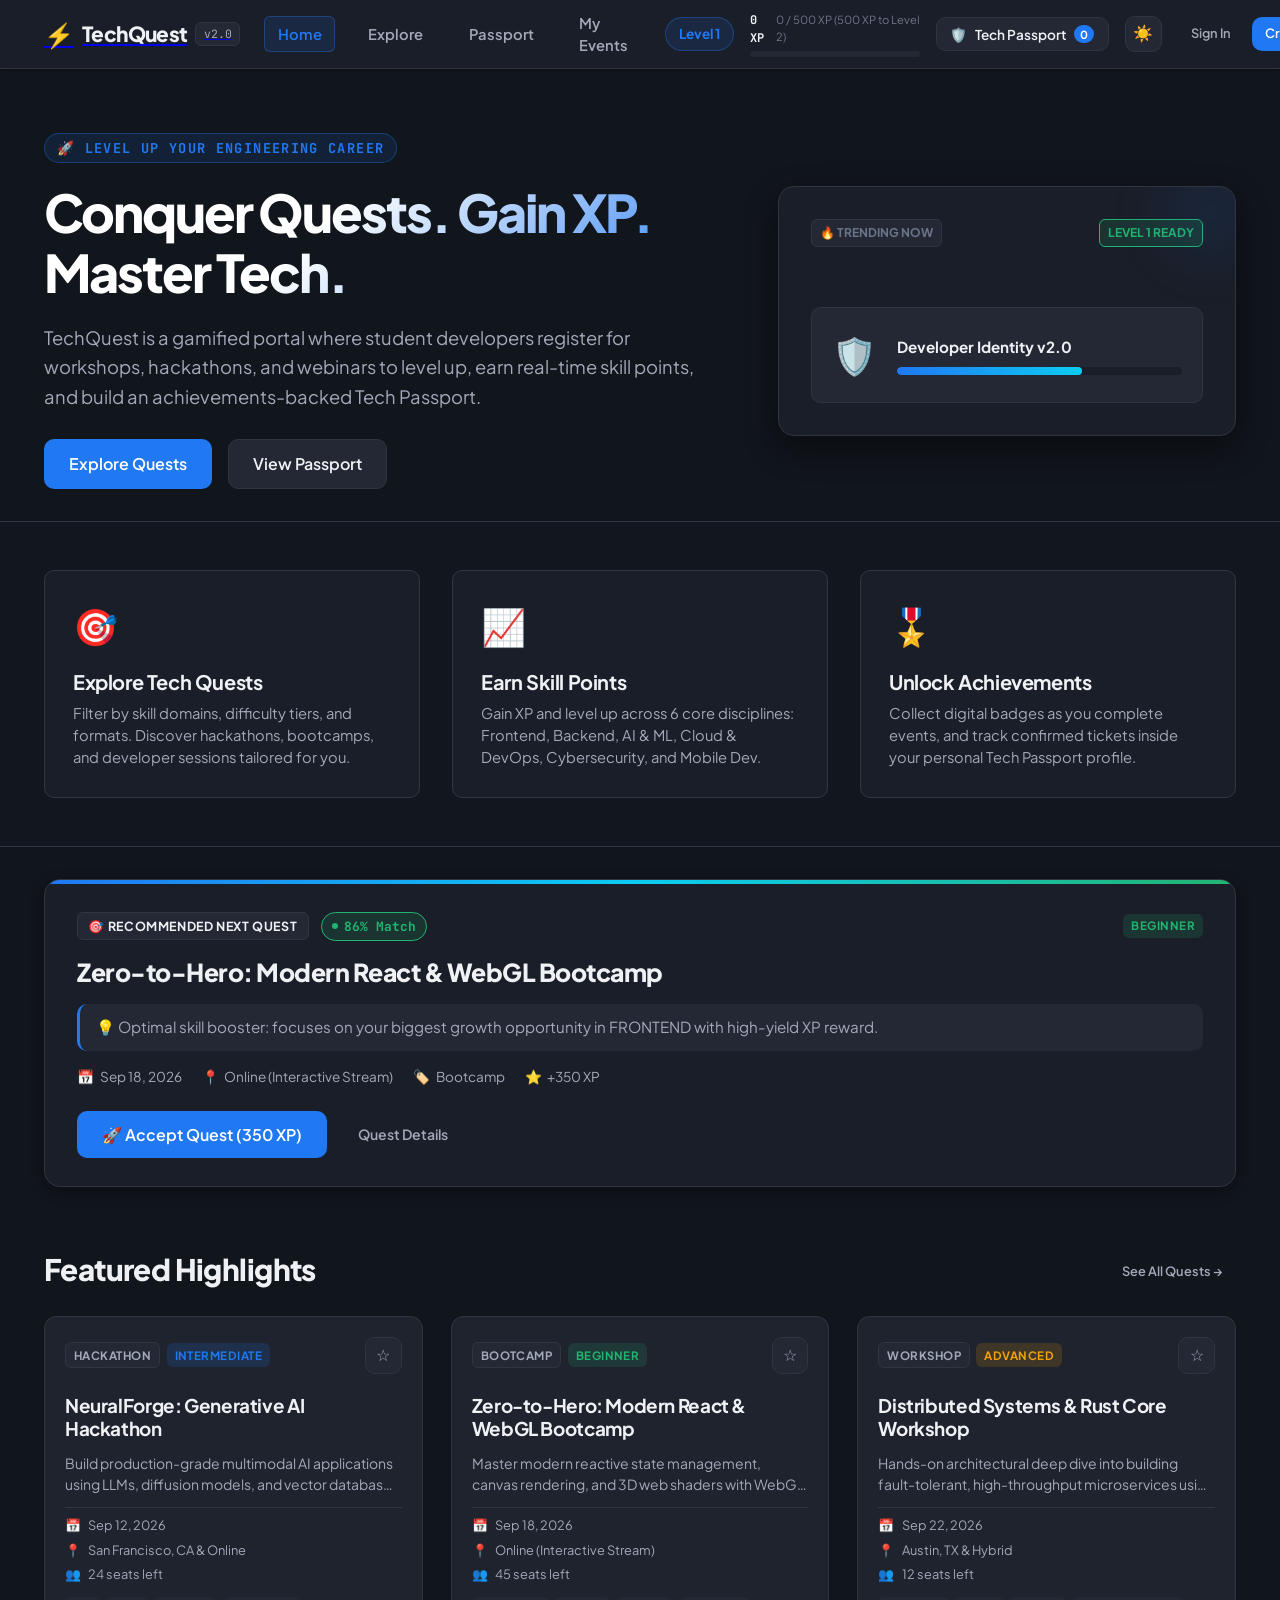
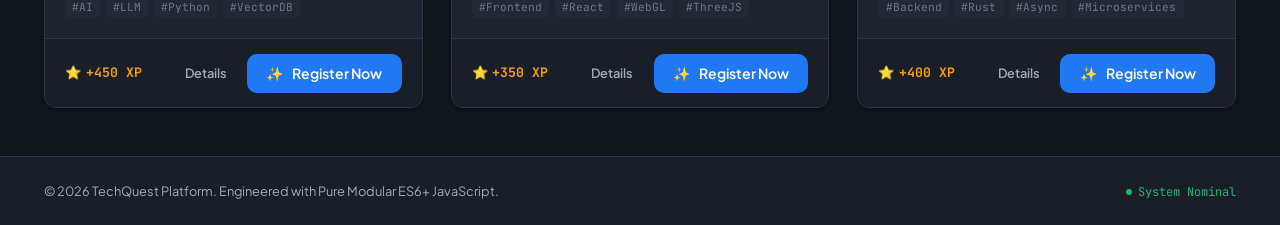
<file: index.html>
<!DOCTYPE html>
<html lang="en" data-theme="dark">
<head>
  <meta charset="UTF-8">
  <meta name="viewport" content="width=device-width, initial-scale=1.0">
  <meta name="description" content="TechQuest - Gamified Tech Event Explorer, Skill Progression, and Quest Recommendation Engine">
  <title>TechQuest | Home</title>
  
  <!-- Fonts -->
  <link rel="preconnect" href="https://fonts.googleapis.com">
  <link rel="preconnect" href="https://fonts.gstatic.com" crossorigin>
  <link href="https://fonts.googleapis.com/css2?family=Plus+Jakarta+Sans:wght@400;500;600;700;800&family=JetBrains+Mono:wght@500;700&display=swap" rel="stylesheet">
  
  <!-- Stylesheets -->
  <link rel="stylesheet" href="css/style.css">
  <link rel="stylesheet" href="css/responsive.css">
  <link rel="stylesheet" href="css/animations.css">
</head>
<body>
  <div id="app" class="app-root">
    
    <!-- Navigation Header -->
    <header class="navbar" id="main-navbar">
      <div class="nav-container">
        <a href="index.html" class="nav-brand">
          <span class="brand-icon">⚡</span>
          <span class="brand-name">TechQuest</span>
          <span class="brand-version">v2.0</span>
        </a>

        <!-- Central Navigation Links -->
        <nav class="nav-links">
          <a href="index.html" class="nav-link-item active">Home</a>
          <a href="explore.html" class="nav-link-item">Explore</a>
          <a href="passport.html" class="nav-link-item">Passport</a>
          <a href="my-events.html" class="nav-link-item">My Events</a>
        </nav>

        <!-- Global Gamification HUD in Navbar -->
        <div class="nav-gamification-hud" id="nav-hud">
          <div class="hud-level-badge" id="user-level-pill" title="Your Developer Level">
            Level 1
          </div>
        <!-- Numeric level (used by JS). Visually hidden but available to assistive tech and scripts -->
        <span id="user-level-number" class="visually-hidden">1</span>

        <div class="hud-xp-track" title="XP Progress towards next level">
          <div class="hud-xp-info">
            <span class="hud-xp-text" id="user-xp-total">0 XP</span>
            <span class="hud-xp-sub" id="xp-progress-text">0 / 500 XP</span>
          </div>
          <div class="progress-bar-bg">
            <div class="progress-bar-fill" id="xp-progress-bar-fill" style="width: 0%;" role="progressbar" aria-valuenow="0" aria-valuemin="0" aria-valuemax="100"></div>
          </div>
        </div>

          <!-- Tech Passport Trigger Button -->
          <button class="btn btn-passport" id="btn-passport" data-action="open-passport" aria-label="Open Tech Passport and Profile">
            <span class="passport-icon">🛡️</span>
            <span class="passport-label">Tech Passport</span>
            <span class="passport-badge-count" id="nav-badge-count">0</span>
          </button>

          <!-- Theme Toggle Button -->
          <button class="btn-icon-only btn-theme-toggle" id="btn-theme-toggle" data-action="toggle-theme" title="Toggle Light/Dark Theme" aria-label="Toggle Theme">
            <span class="theme-icon-light">☀️</span>
            <span class="theme-icon-dark">🌙</span>
          </button>
        </div>
      </div>
    </header>

    <!-- Main Content Area -->
    <main class="main-content" id="main-content">
      
      <!-- Premium Landing Hero Section -->
      <section class="section-landing-hero" aria-label="Welcome Hero">
        <div class="section-container">
          <div class="landing-hero-grid">
            <div class="landing-hero-content">
              <div class="landing-hero-tagline">🚀 level up your engineering career</div>
              <h1 class="landing-hero-title">Conquer Quests. Gain XP. Master Tech.</h1>
              <p class="landing-hero-description">
                TechQuest is a gamified portal where student developers register for workshops, hackathons, and webinars to level up, earn real-time skill points, and build an achievements-backed Tech Passport.
              </p>
              <div class="landing-hero-actions">
                <a href="explore.html" class="btn btn-primary btn-lg">Explore Quests</a>
                <a href="passport.html" class="btn btn-secondary btn-lg">View Passport</a>
              </div>
            </div>
            <div class="landing-hero-preview-card">
              <div class="preview-badge-row">
                <span class="preview-badge">🔥 trending now</span>
                <span class="preview-badge preview-badge-active">Level 1 Ready</span>
              </div>
              <div class="preview-graphic">
                <span class="graphic-icon">🛡️</span>
                <div class="graphic-info">
                  <div class="graphic-title">Developer Identity v2.0</div>
                  <div class="graphic-bar"><div class="graphic-bar-fill"></div></div>
                </div>
              </div>
            </div>
          </div>
        </div>
      </section>

      <!-- Value Proposition Features Grid -->
      <section class="section-features" aria-label="Value Proposition">
        <div class="section-container">
          <div class="features-grid">
            <div class="feature-card">
              <div class="feature-icon">🎯</div>
              <h3>Explore Tech Quests</h3>
              <p>Filter by skill domains, difficulty tiers, and formats. Discover hackathons, bootcamps, and developer sessions tailored for you.</p>
            </div>
            <div class="feature-card">
              <div class="feature-icon">📈</div>
              <h3>Earn Skill Points</h3>
              <p>Gain XP and level up across 6 core disciplines: Frontend, Backend, AI & ML, Cloud & DevOps, Cybersecurity, and Mobile Dev.</p>
            </div>
            <div class="feature-card">
              <div class="feature-icon">🎖️</div>
              <h3>Unlock Achievements</h3>
              <p>Collect digital badges as you complete events, and track confirmed tickets inside your personal Tech Passport profile.</p>
            </div>
          </div>
        </div>
      </section>

      <!-- Dynamic Quest Recommendation Section (Next Best Quest) -->
      <section class="section-recommendation" id="recommendation-section" aria-label="Recommended Quest">
        <div class="section-container">
          <div id="hero-recommendation-container" class="hero-container">
            <!-- Dynamic Next Best Quest Card Rendered via JS -->
          </div>
        </div>
      </section>

      <!-- Highlights Section (Top 3 Trending Quests) -->
      <section class="section-highlights" aria-label="Event Highlights">
        <div class="section-container">
          <div class="section-header-row">
            <h2 class="section-title">Featured Highlights</h2>
            <a href="explore.html" class="btn btn-ghost btn-sm">See All Quests →</a>
          </div>
          <div class="events-grid" id="events-grid">
            <!-- Dynamically populated top 3 events via js/app.js -->
          </div>
        </div>
      </section>

    </main>

    <!-- Tech Passport Slide-over / Modal Template Container -->
    <div id="passport-modal-content" class="hidden">
      <div class="passport-view">
        
        <!-- Header Profile Summary -->
        <div class="passport-hero">
          <div class="passport-avatar" id="profile-user-avatar">🚀</div>
          <div class="passport-profile-info">
            <h3 class="passport-name" id="profile-user-name">Alex Rivera</h3>
            <p class="passport-role" id="profile-user-role">Full Stack Explorer</p>
            <div class="passport-metrics">
              <div class="metric-chip">
                <span class="metric-label">RANK</span>
                <span class="metric-val" id="passport-level-val">Level 1</span>
              </div>
              <div class="metric-chip">
                <span class="metric-label">TOTAL BOUNTY</span>
                <span class="metric-val" id="passport-xp-val">0 XP</span>
              </div>
              <div class="metric-chip">
                <span class="metric-label">QUESTS WON</span>
                <span class="metric-val" id="passport-quests-val">0 / 12</span>
              </div>
            </div>
          </div>
        </div>

        <!-- Skill Domains Matrix -->
        <div class="passport-section">
          <div class="section-subheading">
            <h4>Domain Skill Progression</h4>
            <span class="subheading-note">Max 100 PTS per discipline</span>
          </div>
          <div class="skills-matrix" id="skills-matrix-container">
            <!-- Dynamic skills rendered via js/ui.js -->
          </div>
        </div>

        <!-- Badges & Achievements Grid -->
        <div class="passport-section">
          <div class="section-subheading">
            <h4>Achievements & Badges</h4>
            <span class="subheading-note">Unlock by clearing quests</span>
          </div>
          <div class="badges-grid" id="badges-list-container">
            <!-- Dynamic badges rendered via js/ui.js -->
          </div>
        </div>

        <!-- My Registered Tickets -->
        <div class="passport-section">
          <div class="section-subheading">
            <h4>My Confirmed Tickets</h4>
          </div>
          <div class="tickets-summary-list" id="passport-tickets-list">
            <!-- Rendered list of active tickets -->
          </div>
        </div>

        <!-- Reset / QA Controls -->
        <div class="passport-footer-actions">
          <button class="btn btn-danger-ghost btn-sm" data-action="reset-progress">
            ⚠️ Reset All Progress
          </button>
        </div>

      </div>
    </div>

    <!-- Modals & Toasts Mount Points -->
    <div id="tq-modal-overlay" class="modal-overlay"></div>
    <div id="tq-toast-container" class="toast-container"></div>

    <!-- Footer -->
    <footer class="app-footer">
      <div class="footer-container">
        <p>© 2026 TechQuest Platform. Engineered with Pure Modular ES6+ JavaScript.</p>
        <div class="footer-links">
          <span class="status-indicator-pill"><span class="status-dot"></span> System Nominal</span>
        </div>
      </div>
    </footer>

  </div>

  <!-- Main ES6 Application Entry Point -->
  <script type="module" src="js/app.js"></script>
</body>
</html>
</file>
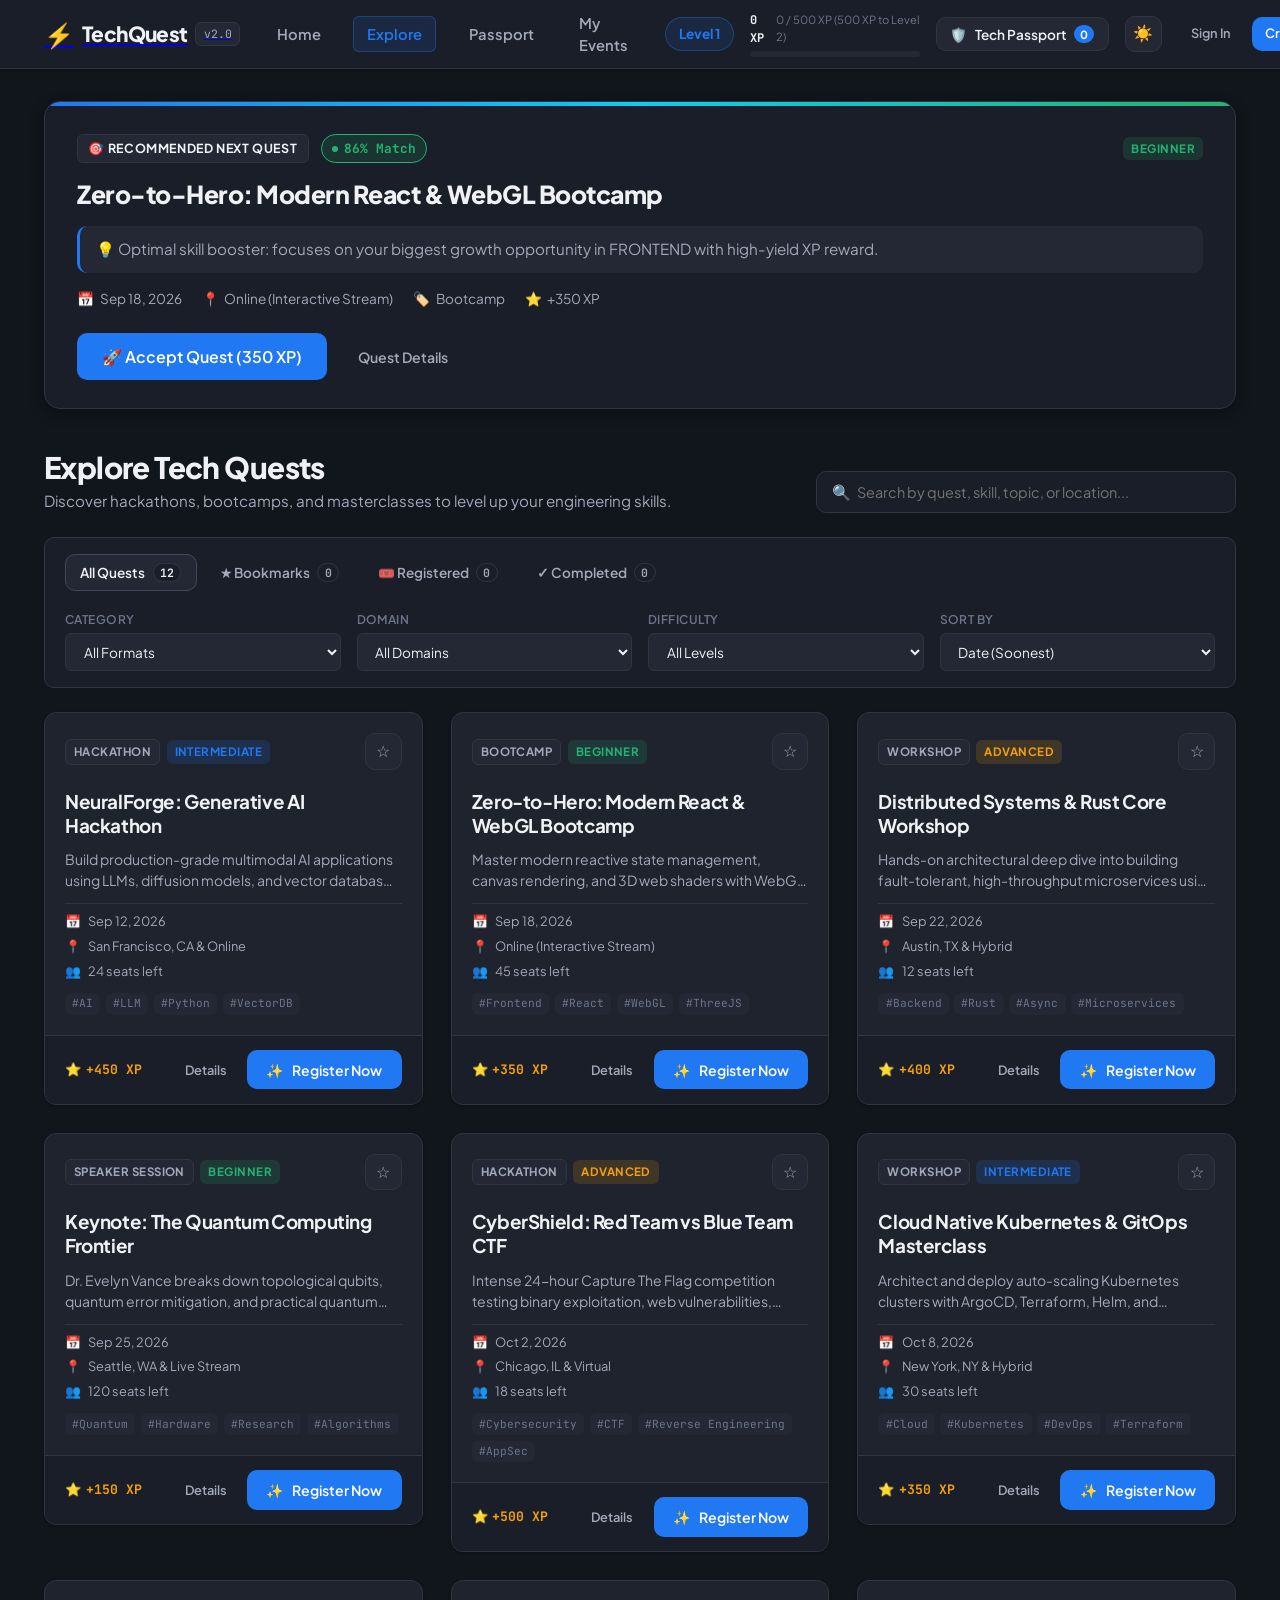
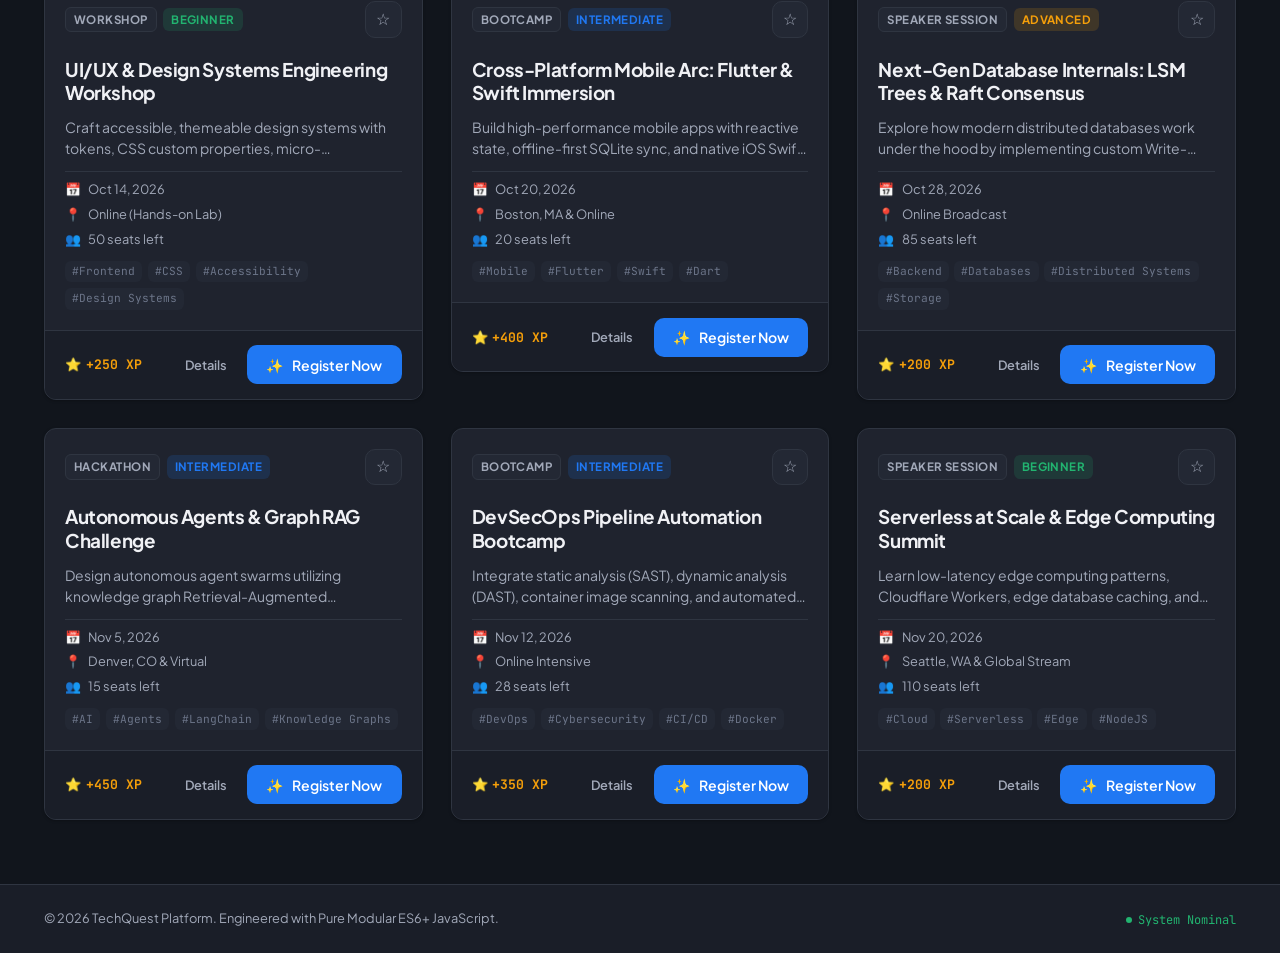
<file: explore.html>
<!DOCTYPE html>
<html lang="en" data-theme="dark">
<head>
  <meta charset="UTF-8">
  <meta name="viewport" content="width=device-width, initial-scale=1.0">
  <meta name="description" content="TechQuest - Gamified Tech Event Explorer, Search and Filter Catalog">
  <title>TechQuest | Explore Events</title>
  
  <!-- Fonts -->
  <link rel="preconnect" href="https://fonts.googleapis.com">
  <link rel="preconnect" href="https://fonts.gstatic.com" crossorigin>
  <link href="https://fonts.googleapis.com/css2?family=Plus+Jakarta+Sans:wght@400;500;600;700;800&family=JetBrains+Mono:wght@500;700&display=swap" rel="stylesheet">
  
  <!-- Stylesheets -->
  <link rel="stylesheet" href="css/style.css">
  <link rel="stylesheet" href="css/responsive.css">
  <link rel="stylesheet" href="css/animations.css">
</head>
<body>
  <div id="app" class="app-root">
    
    <!-- Navigation Header -->
    <header class="navbar" id="main-navbar">
      <div class="nav-container">
        <a href="index.html" class="nav-brand">
          <span class="brand-icon">⚡</span>
          <span class="brand-name">TechQuest</span>
          <span class="brand-version">v2.0</span>
        </a>

        <!-- Central Navigation Links -->
        <nav class="nav-links">
          <a href="index.html" class="nav-link-item">Home</a>
          <a href="explore.html" class="nav-link-item active">Explore</a>
          <a href="passport.html" class="nav-link-item">Passport</a>
          <a href="my-events.html" class="nav-link-item">My Events</a>
        </nav>

        <!-- Global Gamification HUD in Navbar -->
        <div class="nav-gamification-hud" id="nav-hud">
          <div class="hud-level-badge" id="user-level-pill" title="Your Developer Level">
            Level 1
          </div>
        <!-- Numeric level (used by JS). Visually hidden but available to assistive tech and scripts -->
        <span id="user-level-number" class="visually-hidden">1</span>

        <div class="hud-xp-track" title="XP Progress towards next level">
          <div class="hud-xp-info">
            <span class="hud-xp-text" id="user-xp-total">0 XP</span>
            <span class="hud-xp-sub" id="xp-progress-text">0 / 500 XP</span>
          </div>
          <div class="progress-bar-bg">
            <div class="progress-bar-fill" id="xp-progress-bar-fill" style="width: 0%;" role="progressbar" aria-valuenow="0" aria-valuemin="0" aria-valuemax="100"></div>
          </div>
        </div>

          <!-- Tech Passport Trigger Button -->
          <button class="btn btn-passport" id="btn-passport" data-action="open-passport" aria-label="Open Tech Passport and Profile">
            <span class="passport-icon">🛡️</span>
            <span class="passport-label">Tech Passport</span>
            <span class="passport-badge-count" id="nav-badge-count">0</span>
          </button>

          <!-- Theme Toggle Button -->
          <button class="btn-icon-only btn-theme-toggle" id="btn-theme-toggle" data-action="toggle-theme" title="Toggle Light/Dark Theme" aria-label="Toggle Theme">
            <span class="theme-icon-light">☀️</span>
            <span class="theme-icon-dark">🌙</span>
          </button>
        </div>
      </div>
    </header>

    <!-- Main Content Area -->
    <main class="main-content" id="main-content">
      
      <!-- Top Recommendation Section: Next Best Quest -->
      <section class="section-recommendation" id="recommendation-section" aria-label="Recommended Quest">
        <div class="section-container">
          <div id="hero-recommendation-container" class="hero-container">
            <!-- Dynamic Next Best Quest Card Rendered via JS -->
          </div>
        </div>
      </section>

      <!-- Event Explorer & Catalog Section -->
      <section class="section-explorer" id="catalog-section" aria-label="Quest Catalog">
        <div class="section-container">
          
          <div class="explorer-header">
            <div class="explorer-title-group">
              <h1 class="section-title">Explore Tech Quests</h1>
              <p class="section-subtitle">Discover hackathons, bootcamps, and masterclasses to level up your engineering skills.</p>
            </div>

            <!-- Search Bar -->
            <div class="search-bar-wrapper">
              <span class="search-icon">🔍</span>
              <input type="text" id="search-input" class="search-input" placeholder="Search by quest, skill, topic, or location..." autocomplete="off">
              <button class="search-clear-btn hidden" id="search-clear-btn" data-action="clear-search" title="Clear Search">✕</button>
            </div>
          </div>

          <!-- Filter & Control Toolbar -->
          <div class="explorer-toolbar">
            
            <!-- Quick View Filter Tabs -->
            <div class="filter-tabs" role="tablist" id="filter-tabs">
              <button class="tab-btn active" data-action="change-tab" data-tab="all" role="tab" aria-selected="true">
                <span>All Quests</span>
                <span class="tab-count" id="count-all">12</span>
              </button>
              <button class="tab-btn" data-action="change-tab" data-tab="saved" role="tab" aria-selected="false">
                <span>★ Bookmarks</span>
                <span class="tab-count" id="count-saved">0</span>
              </button>
              <button class="tab-btn" data-action="change-tab" data-tab="registered" role="tab" aria-selected="false">
                <span>🎟️ Registered</span>
                <span class="tab-count" id="count-registered">0</span>
              </button>
              <button class="tab-btn" data-action="change-tab" data-tab="completed" role="tab" aria-selected="false">
                <span>✓ Completed</span>
                <span class="tab-count" id="count-completed">0</span>
              </button>
            </div>

            <!-- Dropdown Filter Controls -->
            <div class="filter-dropdowns">
              
              <!-- Category Filter -->
              <div class="filter-control">
                <label for="filter-category" class="filter-label">Category</label>
                <select id="filter-category" class="filter-select" data-action="filter-change">
                  <option value="All">All Formats</option>
                  <option value="Hackathon">Hackathon</option>
                  <option value="Bootcamp">Bootcamp</option>
                  <option value="Workshop">Workshop</option>
                  <option value="Speaker Session">Speaker Session</option>
                </select>
              </div>

              <!-- Domain Filter -->
              <div class="filter-control">
                <label for="filter-domain" class="filter-label">Domain</label>
                <select id="filter-domain" class="filter-select" data-action="filter-change">
                  <option value="All">All Domains</option>
                  <option value="frontend">🎨 Frontend</option>
                  <option value="backend">🛡️ Backend</option>
                  <option value="ai">🤖 AI & ML</option>
                  <option value="cloud">☁️ Cloud / DevOps</option>
                  <option value="cybersecurity">🔒 Cybersecurity</option>
                  <option value="mobile">📱 Mobile</option>
                </select>
              </div>

              <!-- Difficulty Filter -->
              <div class="filter-control">
                <label for="filter-difficulty" class="filter-label">Difficulty</label>
                <select id="filter-difficulty" class="filter-select" data-action="filter-change">
                  <option value="All">All Levels</option>
                  <option value="Beginner">Beginner</option>
                  <option value="Intermediate">Intermediate</option>
                  <option value="Advanced">Advanced</option>
                </select>
              </div>

              <!-- Sort Order -->
              <div class="filter-control">
                <label for="sort-by" class="filter-label">Sort By</label>
                <select id="sort-by" class="filter-select" data-action="filter-change">
                  <option value="date-asc">Date (Soonest)</option>
                  <option value="date-desc">Date (Latest)</option>
                  <option value="xp-desc">Highest XP Reward</option>
                  <option value="xp-asc">Lowest XP Reward</option>
                  <option value="popular">Popularity (Low Seats)</option>
                  <option value="title-asc">Title (A-Z)</option>
                </select>
              </div>

            </div>
          </div>

          <!-- Active Filter Pills Bar -->
          <div class="active-filters-bar hidden" id="active-filters-bar">
            <span class="active-filters-label">Active Filters:</span>
            <div class="active-pills-list" id="active-pills-list"></div>
            <button class="btn-clear-all" data-action="clear-filters">Clear All</button>
          </div>

          <!-- Events Catalog Cards Grid -->
          <div class="events-grid" id="events-grid">
            <!-- Dynamically populated via js/ui.js -->
          </div>

        </div>
      </section>

    </main>

    <!-- Tech Passport Slide-over / Modal Template Container -->
    <div id="passport-modal-content" class="hidden">
      <div class="passport-view">
        
        <!-- Header Profile Summary -->
        <div class="passport-hero">
          <div class="passport-avatar" id="profile-user-avatar">🚀</div>
          <div class="passport-profile-info">
            <h3 class="passport-name" id="profile-user-name">Alex Rivera</h3>
            <p class="passport-role" id="profile-user-role">Full Stack Explorer</p>
            <div class="passport-metrics">
              <div class="metric-chip">
                <span class="metric-label">RANK</span>
                <span class="metric-val" id="passport-level-val">Level 1</span>
              </div>
              <div class="metric-chip">
                <span class="metric-label">TOTAL BOUNTY</span>
                <span class="metric-val" id="passport-xp-val">0 XP</span>
              </div>
              <div class="metric-chip">
                <span class="metric-label">QUESTS WON</span>
                <span class="metric-val" id="passport-quests-val">0 / 12</span>
              </div>
            </div>
          </div>
        </div>

        <!-- Skill Domains Matrix -->
        <div class="passport-section">
          <div class="section-subheading">
            <h4>Domain Skill Progression</h4>
            <span class="subheading-note">Max 100 PTS per discipline</span>
          </div>
          <div class="skills-matrix" id="skills-matrix-container">
            <!-- Dynamic skills rendered via js/ui.js -->
          </div>
        </div>

        <!-- Badges & Achievements Grid -->
        <div class="passport-section">
          <div class="section-subheading">
            <h4>Achievements & Badges</h4>
            <span class="subheading-note">Unlock by clearing quests</span>
          </div>
          <div class="badges-grid" id="badges-list-container">
            <!-- Dynamic badges rendered via js/ui.js -->
          </div>
        </div>

        <!-- My Registered Tickets -->
        <div class="passport-section">
          <div class="section-subheading">
            <h4>My Confirmed Tickets</h4>
          </div>
          <div class="tickets-summary-list" id="passport-tickets-list">
            <!-- Rendered list of active tickets -->
          </div>
        </div>

        <!-- Reset / QA Controls -->
        <div class="passport-footer-actions">
          <button class="btn btn-danger-ghost btn-sm" data-action="reset-progress">
            ⚠️ Reset All Progress
          </button>
        </div>

      </div>
    </div>

    <!-- Modals & Toasts Mount Points -->
    <div id="tq-modal-overlay" class="modal-overlay"></div>
    <div id="tq-toast-container" class="toast-container"></div>

    <!-- Footer -->
    <footer class="app-footer">
      <div class="footer-container">
        <p>© 2026 TechQuest Platform. Engineered with Pure Modular ES6+ JavaScript.</p>
        <div class="footer-links">
          <span class="status-indicator-pill"><span class="status-dot"></span> System Nominal</span>
        </div>
      </div>
    </footer>

  </div>

  <!-- Main ES6 Application Entry Point -->
  <script type="module" src="js/app.js"></script>
</body>
</html>
</file>
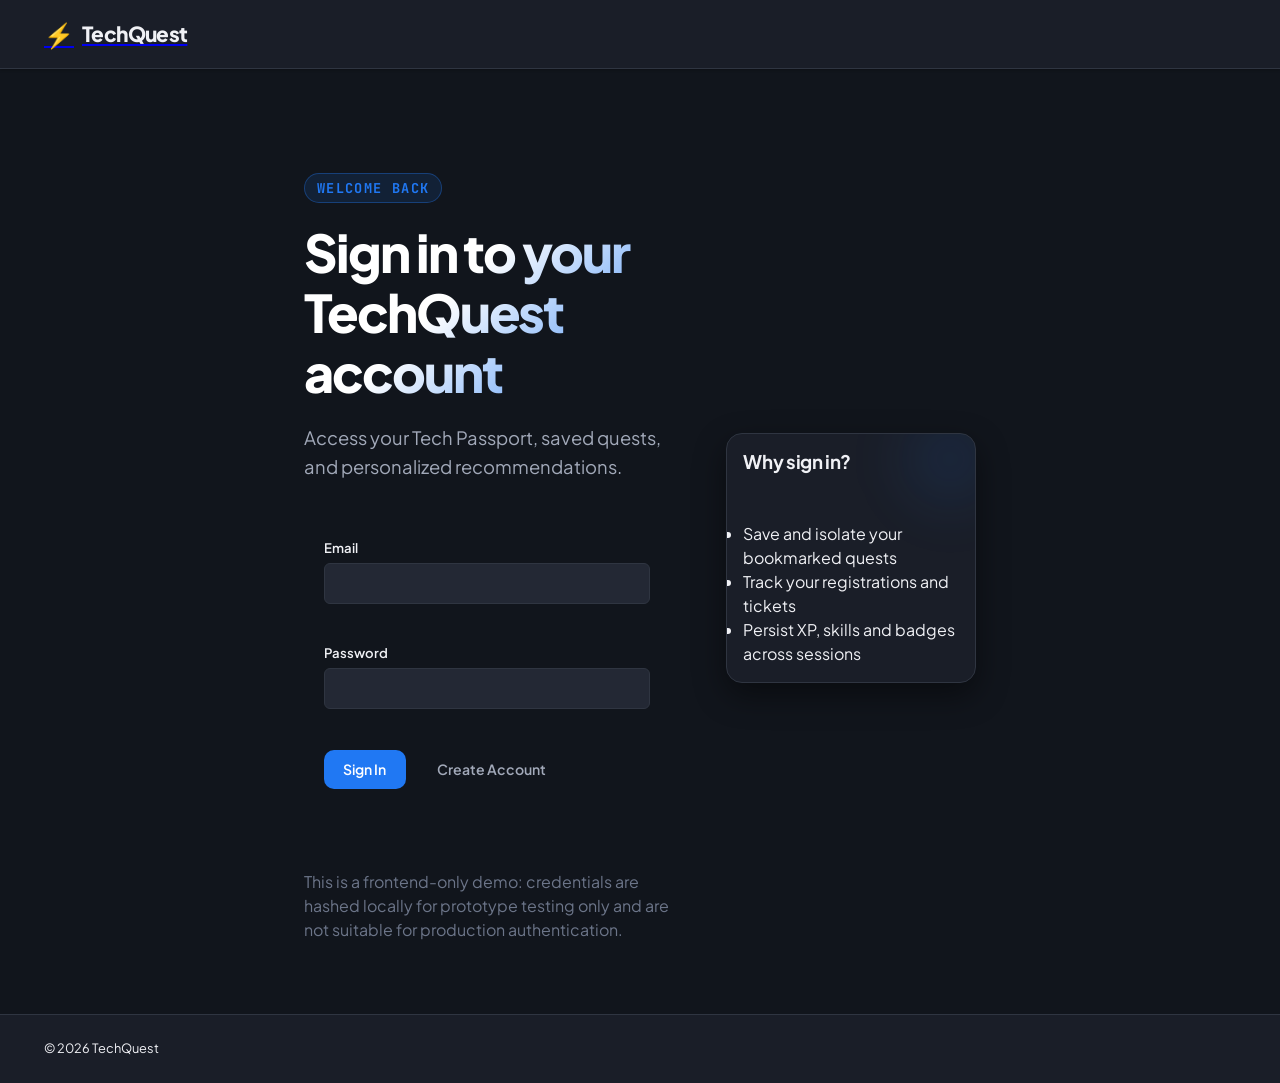
<file: login.html>
<!DOCTYPE html>
<html lang="en" data-theme="dark">
<head>
  <meta charset="UTF-8">
  <meta name="viewport" content="width=device-width, initial-scale=1.0">
  <title>TechQuest | Sign In</title>
  <link rel="preconnect" href="https://fonts.googleapis.com">
  <link rel="preconnect" href="https://fonts.gstatic.com" crossorigin>
  <link href="https://fonts.googleapis.com/css2?family=Plus+Jakarta+Sans:wght@400;500;600;700;800&family=JetBrains+Mono:wght@500;700&display=swap" rel="stylesheet">
  <link rel="stylesheet" href="css/style.css">
  <link rel="stylesheet" href="css/responsive.css">
</head>
<body>
  <div class="app-root">
    <header class="navbar">
      <div class="nav-container">
        <a href="index.html" class="nav-brand">
          <span class="brand-icon">⚡</span>
          <span class="brand-name">TechQuest</span>
        </a>
      </div>
    </header>

    <main class="main-content">
      <section class="section-landing-hero">
        <div class="section-container" style="max-width:720px; margin:2.5rem auto;">
          <div class="landing-hero-grid">
            <div class="landing-hero-content">
              <div class="landing-hero-tagline">Welcome back</div>
              <h1 class="landing-hero-title">Sign in to your TechQuest account</h1>
              <p class="landing-hero-description">Access your Tech Passport, saved quests, and personalized recommendations.</p>

              <form id="login-form" class="card" style="padding:1.25rem; margin-top:1rem;">
                <div class="form-group">
                  <label for="email" class="form-label">Email</label>
                  <input id="email" class="form-input" name="email" type="email" autocomplete="email" required />
                  <div id="error-email" class="form-error"></div>
                </div>
                <div class="form-group">
                  <label for="password" class="form-label">Password</label>
                  <input id="password" class="form-input" name="password" type="password" autocomplete="current-password" required />
                  <div id="error-password" class="form-error"></div>
                </div>

                <div style="display:flex; gap:12px; align-items:center; margin-top:0.5rem;">
                  <button type="submit" class="btn btn-primary">Sign In</button>
                  <a href="register.html" class="btn btn-ghost">Create Account</a>
                </div>
                <div id="error-general" class="form-error" style="margin-top:0.5rem;"></div>
              </form>

              <p style="margin-top:1rem; color:var(--text-dim);">This is a frontend-only demo: credentials are hashed locally for prototype testing only and are not suitable for production authentication.</p>
            </div>

            <div class="landing-hero-preview-card" style="padding:1rem;">
              <h3>Why sign in?</h3>
              <ul>
                <li>Save and isolate your bookmarked quests</li>
                <li>Track your registrations and tickets</li>
                <li>Persist XP, skills and badges across sessions</li>
              </ul>
            </div>
          </div>
        </div>
      </section>
    </main>

    <footer class="app-footer">
      <div class="footer-container">© 2026 TechQuest</div>
    </footer>
  </div>

  <script type="module">
    import { loginUser } from './js/auth.js';

    const form = document.getElementById('login-form');
    const submitButton = form.querySelector('button[type="submit"]');
    const errorEls = {
      email: document.getElementById('error-email'),
      password: document.getElementById('error-password'),
      general: document.getElementById('error-general')
    };

    function clearErrors() {
      Object.values(errorEls).forEach((el) => {
        if (el) el.textContent = '';
      });
    }

    function setErrors(errors = {}) {
      clearErrors();
      Object.entries(errors).forEach(([key, message]) => {
        const el = errorEls[key] || errorEls.general;
        if (el) el.textContent = message;
      });
    }

    form.addEventListener('submit', async (e) => {
      e.preventDefault();
      clearErrors();
      submitButton.disabled = true;
      submitButton.textContent = 'Signing In...';

      const email = document.getElementById('email').value.trim();
      const password = document.getElementById('password').value;

      try {
        const result = await loginUser({ email, password });
        if (!result.success) {
          setErrors(result.errors || { general: 'Invalid credentials.' });
          return;
        }

        window.location.href = 'index.html';
      } finally {
        submitButton.disabled = false;
        submitButton.textContent = 'Sign In';
      }
    });
  </script>
</body>
</html>
</file>
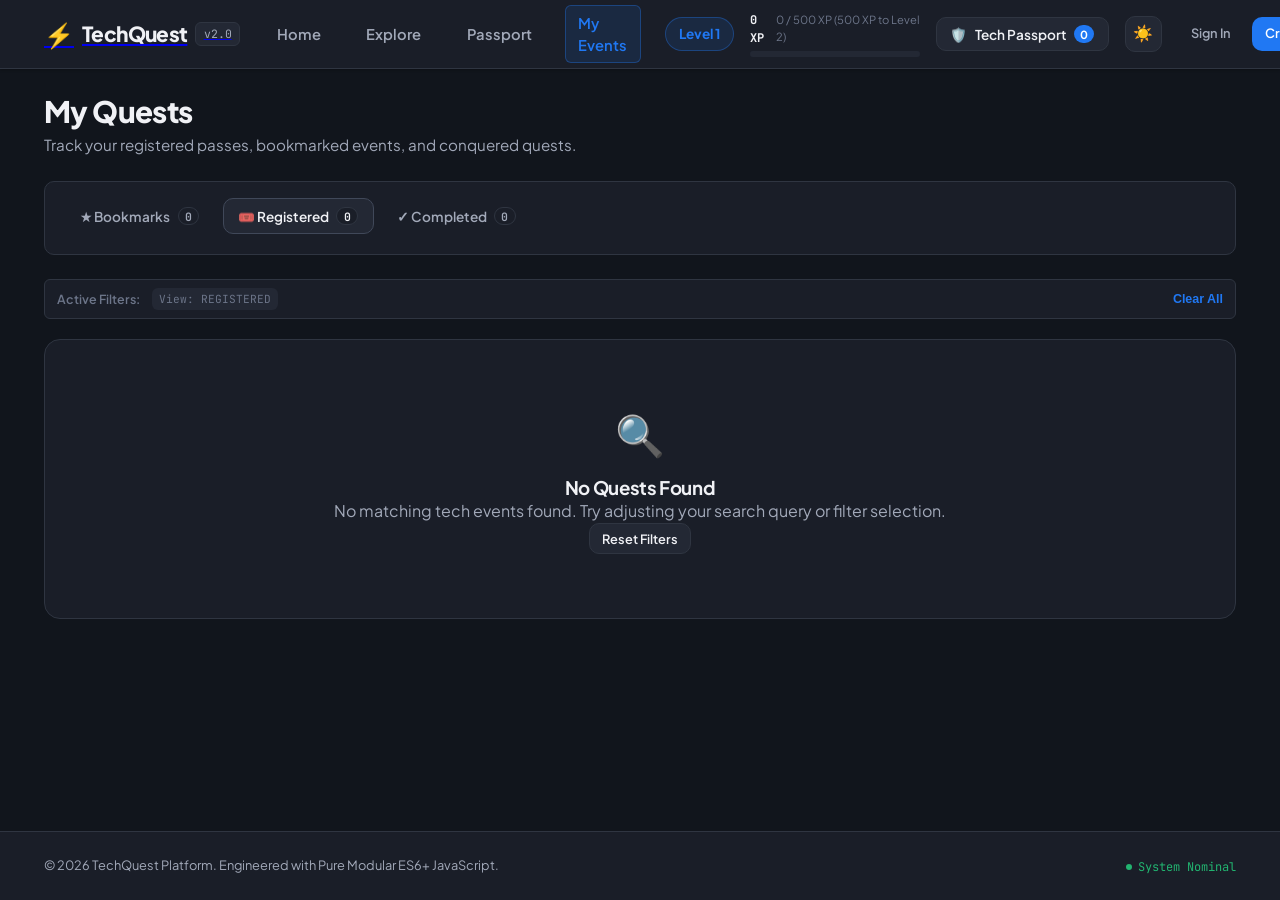
<file: my-events.html>
<!DOCTYPE html>
<html lang="en" data-theme="dark">
<head>
  <meta charset="UTF-8">
  <meta name="viewport" content="width=device-width, initial-scale=1.0">
  <meta name="description" content="TechQuest - Track Your Saved, Registered, and Completed Quests">
  <title>TechQuest | My Events</title>
  
  <!-- Fonts -->
  <link rel="preconnect" href="https://fonts.googleapis.com">
  <link rel="preconnect" href="https://fonts.gstatic.com" crossorigin>
  <link href="https://fonts.googleapis.com/css2?family=Plus+Jakarta+Sans:wght@400;500;600;700;800&family=JetBrains+Mono:wght@500;700&display=swap" rel="stylesheet">
  
  <!-- Stylesheets -->
  <link rel="stylesheet" href="css/style.css">
</head>
<body>
  <div id="app" class="app-root">
    
    <!-- Navigation Header -->
    <header class="navbar" id="main-navbar">
      <div class="nav-container">
        <a href="index.html" class="nav-brand">
          <span class="brand-icon">⚡</span>
          <span class="brand-name">TechQuest</span>
          <span class="brand-version">v2.0</span>
        </a>

        <!-- Central Navigation Links -->
        <nav class="nav-links">
          <a href="index.html" class="nav-link-item">Home</a>
          <a href="explore.html" class="nav-link-item">Explore</a>
          <a href="passport.html" class="nav-link-item">Passport</a>
          <a href="my-events.html" class="nav-link-item active">My Events</a>
        </nav>

        <!-- Global Gamification HUD in Navbar -->
        <div class="nav-gamification-hud" id="nav-hud">
          <div class="hud-level-badge" id="user-level-pill" title="Your Developer Level">
            Level 1
          </div>
        <!-- Numeric level (used by JS). Visually hidden but available to assistive tech and scripts -->
        <span id="user-level-number" class="visually-hidden">1</span>

        <div class="hud-xp-track" title="XP Progress towards next level">
          <div class="hud-xp-info">
            <span class="hud-xp-text" id="user-xp-total">0 XP</span>
            <span class="hud-xp-sub" id="xp-progress-text">0 / 500 XP</span>
          </div>
          <div class="progress-bar-bg">
            <div class="progress-bar-fill" id="xp-progress-bar-fill" style="width: 0%;" role="progressbar" aria-valuenow="0" aria-valuemin="0" aria-valuemax="100"></div>
          </div>
        </div>

          <!-- Tech Passport Trigger Button -->
          <button class="btn btn-passport" id="btn-passport" data-action="open-passport" aria-label="Open Tech Passport and Profile">
            <span class="passport-icon">🛡️</span>
            <span class="passport-label">Tech Passport</span>
            <span class="passport-badge-count" id="nav-badge-count">0</span>
          </button>

          <!-- Theme Toggle Button -->
          <button class="btn-icon-only btn-theme-toggle" id="btn-theme-toggle" data-action="toggle-theme" title="Toggle Light/Dark Theme" aria-label="Toggle Theme">
            <span class="theme-icon-light">☀️</span>
            <span class="theme-icon-dark">🌙</span>
          </button>
        </div>
      </div>
    </header>

    <!-- Main Content Area -->
    <main class="main-content" id="main-content">
      
      <!-- Track User Events -->
      <section class="section-explorer" id="catalog-section" aria-label="My Tracked Events">
        <div class="section-container">
          
          <div class="explorer-header">
            <div class="explorer-title-group">
              <h1 class="section-title">My Quests</h1>
              <p class="section-subtitle">Track your registered passes, bookmarked events, and conquered quests.</p>
            </div>
          </div>

          <!-- Filter & Control Toolbar -->
          <div class="explorer-toolbar">
            
            <!-- Quick View Filter Tabs -->
            <div class="filter-tabs" role="tablist" id="filter-tabs">
              <button class="tab-btn" data-action="change-tab" data-tab="saved" role="tab" aria-selected="false">
                <span>★ Bookmarks</span>
                <span class="tab-count" id="count-saved">0</span>
              </button>
              <button class="tab-btn active" data-action="change-tab" data-tab="registered" role="tab" aria-selected="true">
                <span>🎟️ Registered</span>
                <span class="tab-count" id="count-registered">0</span>
              </button>
              <button class="tab-btn" data-action="change-tab" data-tab="completed" role="tab" aria-selected="false">
                <span>✓ Completed</span>
                <span class="tab-count" id="count-completed">0</span>
              </button>
            </div>
          </div>

          <!-- Active Filter Pills Bar (For bookmark queries or search matches if search is not present) -->
          <div class="active-filters-bar hidden" id="active-filters-bar">
            <span class="active-filters-label">Active Filters:</span>
            <div class="active-pills-list" id="active-pills-list"></div>
            <button class="btn-clear-all" data-action="clear-filters">Clear All</button>
          </div>

          <!-- Events Catalog Cards Grid -->
          <div class="events-grid" id="events-grid">
            <!-- Dynamically populated via js/ui.js -->
          </div>

        </div>
      </section>

    </main>

    <!-- Tech Passport Slide-over / Modal Template Container -->
    <div id="passport-modal-content" class="hidden">
      <div class="passport-view">
        
        <!-- Header Profile Summary -->
        <div class="passport-hero">
          <div class="passport-avatar" id="profile-user-avatar">🚀</div>
          <div class="passport-profile-info">
            <h3 class="passport-name" id="profile-user-name">Alex Rivera</h3>
            <p class="passport-role" id="profile-user-role">Full Stack Explorer</p>
            <div class="passport-metrics">
              <div class="metric-chip">
                <span class="metric-label">RANK</span>
                <span class="metric-val" id="passport-level-val">Level 1</span>
              </div>
              <div class="metric-chip">
                <span class="metric-label">TOTAL BOUNTY</span>
                <span class="metric-val" id="passport-xp-val">0 XP</span>
              </div>
              <div class="metric-chip">
                <span class="metric-label">QUESTS WON</span>
                <span class="metric-val" id="passport-quests-val">0 / 12</span>
              </div>
            </div>
          </div>
        </div>

        <!-- Skill Domains Matrix -->
        <div class="passport-section">
          <div class="section-subheading">
            <h4>Domain Skill Progression</h4>
            <span class="subheading-note">Max 100 PTS per discipline</span>
          </div>
          <div class="skills-matrix" id="skills-matrix-container">
            <!-- Dynamic skills rendered via js/ui.js -->
          </div>
        </div>

        <!-- Badges & Achievements Grid -->
        <div class="passport-section">
          <div class="section-subheading">
            <h4>Achievements & Badges</h4>
            <span class="subheading-note">Unlock by clearing quests</span>
          </div>
          <div class="badges-grid" id="badges-list-container">
            <!-- Dynamic badges rendered via js/ui.js -->
          </div>
        </div>

        <!-- My Registered Tickets -->
        <div class="passport-section">
          <div class="section-subheading">
            <h4>My Confirmed Tickets</h4>
          </div>
          <div class="tickets-summary-list" id="passport-tickets-list">
            <!-- Rendered list of active tickets -->
          </div>
        </div>

        <!-- Reset / QA Controls -->
        <div class="passport-footer-actions">
          <button class="btn btn-danger-ghost btn-sm" data-action="reset-progress">
            ⚠️ Reset All Progress
          </button>
        </div>

      </div>
    </div>

    <!-- Modals & Toasts Mount Points -->
    <div id="tq-modal-overlay" class="modal-overlay"></div>
    <div id="tq-toast-container" class="toast-container"></div>

    <!-- Footer -->
    <footer class="app-footer">
      <div class="footer-container">
        <p>© 2026 TechQuest Platform. Engineered with Pure Modular ES6+ JavaScript.</p>
        <div class="footer-links">
          <span class="status-indicator-pill"><span class="status-dot"></span> System Nominal</span>
        </div>
      </div>
    </footer>

  </div>

  <!-- Main ES6 Application Entry Point -->
  <script type="module" src="js/app.js"></script>
</body>
</html>
</file>
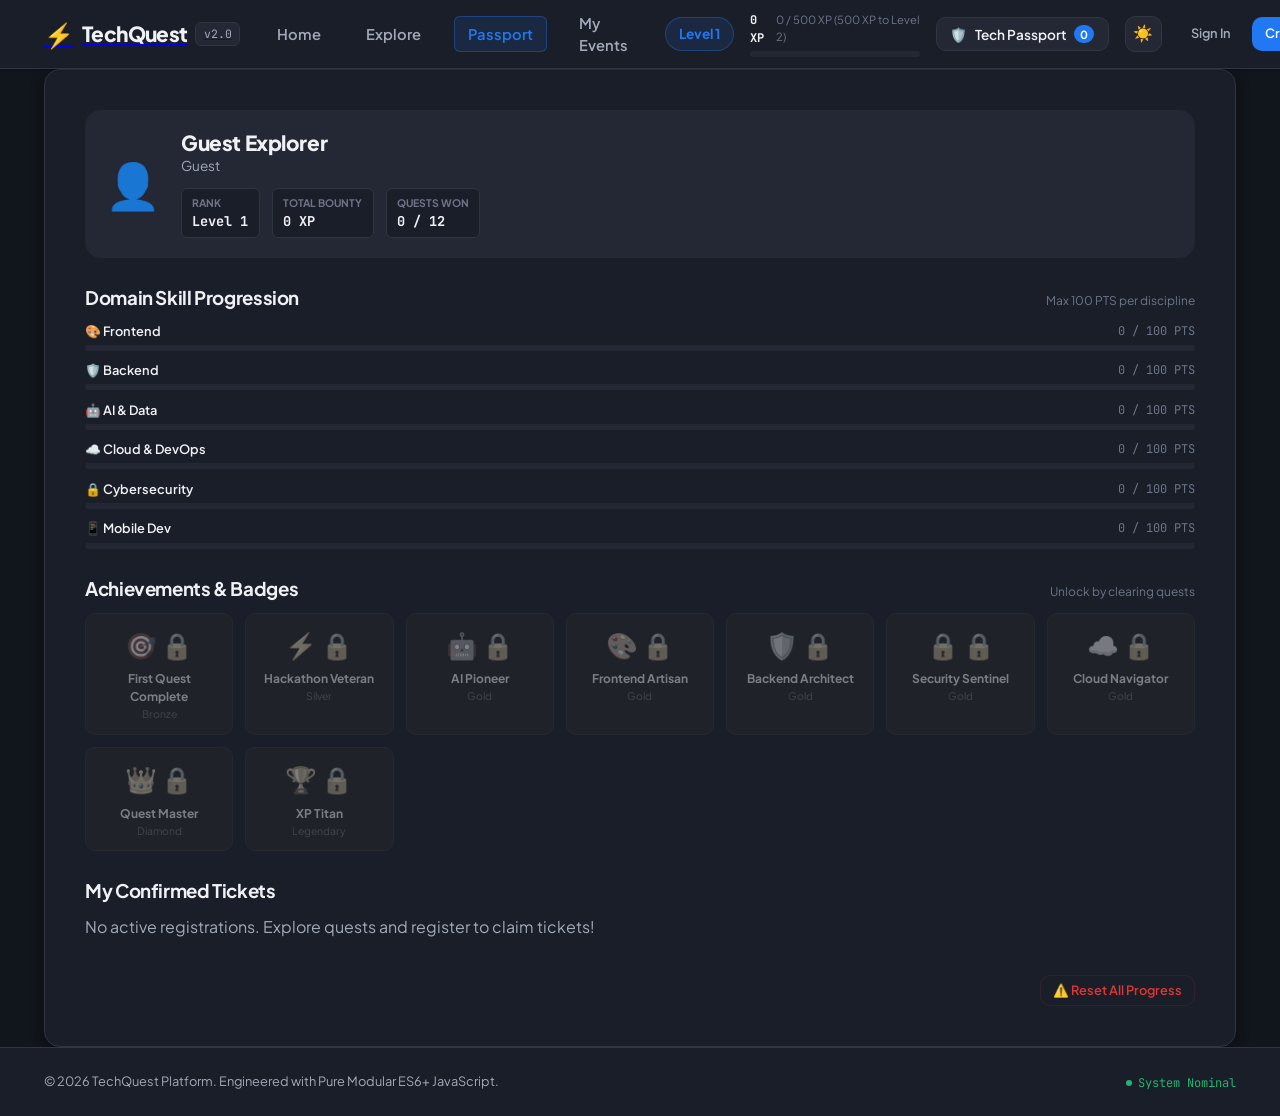
<file: passport.html>
<!DOCTYPE html>
<html lang="en" data-theme="dark">
<head>
  <meta charset="UTF-8">
  <meta name="viewport" content="width=device-width, initial-scale=1.0">
  <meta name="description" content="TechQuest - Gamified Developer Identity, Skill Progression, and Badges Passport">
  <title>TechQuest | Tech Passport</title>
  
  <!-- Fonts -->
  <link rel="preconnect" href="https://fonts.googleapis.com">
  <link rel="preconnect" href="https://fonts.gstatic.com" crossorigin>
  <link href="https://fonts.googleapis.com/css2?family=Plus+Jakarta+Sans:wght@400;500;600;700;800&family=JetBrains+Mono:wght@500;700&display=swap" rel="stylesheet">
  
  <!-- Stylesheets -->
  <link rel="stylesheet" href="css/style.css">
</head>
<body>
  <div id="app" class="app-root">
    
    <!-- Navigation Header -->
    <header class="navbar" id="main-navbar">
      <div class="nav-container">
        <a href="index.html" class="nav-brand">
          <span class="brand-icon">⚡</span>
          <span class="brand-name">TechQuest</span>
          <span class="brand-version">v2.0</span>
        </a>

        <!-- Central Navigation Links -->
        <nav class="nav-links">
          <a href="index.html" class="nav-link-item">Home</a>
          <a href="explore.html" class="nav-link-item">Explore</a>
          <a href="passport.html" class="nav-link-item active">Passport</a>
          <a href="my-events.html" class="nav-link-item">My Events</a>
        </nav>

        <!-- Global Gamification HUD in Navbar -->
        <div class="nav-gamification-hud" id="nav-hud">
          <div class="hud-level-badge" id="user-level-pill" title="Your Developer Level">
            Level 1
          </div>
        <!-- Numeric level (used by JS). Visually hidden but available to assistive tech and scripts -->
        <span id="user-level-number" class="visually-hidden">1</span>

        <div class="hud-xp-track" title="XP Progress towards next level">
          <div class="hud-xp-info">
            <span class="hud-xp-text" id="user-xp-total">0 XP</span>
            <span class="hud-xp-sub" id="xp-progress-text">0 / 500 XP</span>
          </div>
          <div class="progress-bar-bg">
            <div class="progress-bar-fill" id="xp-progress-bar-fill" style="width: 0%;" role="progressbar" aria-valuenow="0" aria-valuemin="0" aria-valuemax="100"></div>
          </div>
        </div>

          <!-- Tech Passport Trigger Button -->
          <button class="btn btn-passport" id="btn-passport" data-action="open-passport" aria-label="Open Tech Passport and Profile">
            <span class="passport-icon">🛡️</span>
            <span class="passport-label">Tech Passport</span>
            <span class="passport-badge-count" id="nav-badge-count">0</span>
          </button>

          <!-- Theme Toggle Button -->
          <button class="btn-icon-only btn-theme-toggle" id="btn-theme-toggle" data-action="toggle-theme" title="Toggle Light/Dark Theme" aria-label="Toggle Theme">
            <span class="theme-icon-light">☀️</span>
            <span class="theme-icon-dark">🌙</span>
          </button>
        </div>
      </div>
    </header>

    <!-- Main Content Area -->
    <main class="main-content" id="main-content">
      
      <!-- Tech Passport Standalone Profile View -->
      <section class="section-passport-page" aria-label="Developer Passport">
        <div class="section-container">
          <div class="passport-view standalone-passport-view">
            
            <!-- Header Profile Summary -->
            <div class="passport-hero">
              <div class="passport-avatar" id="profile-user-avatar">🚀</div>
              <div class="passport-profile-info">
                <h2 class="passport-name" id="profile-user-name">Alex Rivera</h2>
                <p class="passport-role" id="profile-user-role">Full Stack Explorer</p>
                <div class="passport-metrics">
                  <div class="metric-chip">
                    <span class="metric-label">RANK</span>
                    <span class="metric-val" id="passport-level-val">Level 1</span>
                  </div>
                  <div class="metric-chip">
                    <span class="metric-label">TOTAL BOUNTY</span>
                    <span class="metric-val" id="passport-xp-val">0 XP</span>
                  </div>
                  <div class="metric-chip">
                    <span class="metric-label">QUESTS WON</span>
                    <span class="metric-val" id="passport-quests-val">0 / 12</span>
                  </div>
                </div>
              </div>
            </div>

            <!-- Skill Domains Matrix -->
            <div class="passport-section">
              <div class="section-subheading">
                <h3>Domain Skill Progression</h3>
                <span class="subheading-note">Max 100 PTS per discipline</span>
              </div>
              <div class="skills-matrix" id="skills-matrix-container">
                <!-- Dynamic skills rendered via js/ui.js -->
              </div>
            </div>

            <!-- Badges & Achievements Grid -->
            <div class="passport-section">
              <div class="section-subheading">
                <h3>Achievements & Badges</h3>
                <span class="subheading-note">Unlock by clearing quests</span>
              </div>
              <div class="badges-grid" id="badges-list-container">
                <!-- Dynamic badges rendered via js/ui.js -->
              </div>
            </div>

            <!-- My Registered Tickets -->
            <div class="passport-section">
              <div class="section-subheading">
                <h3>My Confirmed Tickets</h3>
              </div>
              <div class="tickets-summary-list" id="passport-tickets-list">
                <!-- Rendered list of active tickets -->
              </div>
            </div>

            <!-- Reset / QA Controls -->
            <div class="passport-footer-actions">
              <button class="btn btn-danger-ghost btn-sm" data-action="reset-progress">
                ⚠️ Reset All Progress
              </button>
            </div>

          </div>
        </div>
      </section>

    </main>

    <!-- Tech Passport Slide-over / Modal Template Container (Needed for Navbar Trigger consistency) -->
    <div id="passport-modal-content" class="hidden">
      <div class="passport-view">
        
        <!-- Header Profile Summary -->
        <div class="passport-hero">
          <div class="passport-avatar" id="profile-user-avatar">🚀</div>
          <div class="passport-profile-info">
            <h3 class="passport-name" id="profile-user-name">Alex Rivera</h3>
            <p class="passport-role" id="profile-user-role">Full Stack Explorer</p>
            <div class="passport-metrics">
              <div class="metric-chip">
                <span class="metric-label">RANK</span>
                <span class="metric-val" id="passport-level-val">Level 1</span>
              </div>
              <div class="metric-chip">
                <span class="metric-label">TOTAL BOUNTY</span>
                <span class="metric-val" id="passport-xp-val">0 XP</span>
              </div>
              <div class="metric-chip">
                <span class="metric-label">QUESTS WON</span>
                <span class="metric-val" id="passport-quests-val">0 / 12</span>
              </div>
            </div>
          </div>
        </div>

        <!-- Skill Domains Matrix -->
        <div class="passport-section">
          <div class="section-subheading">
            <h4>Domain Skill Progression</h4>
            <span class="subheading-note">Max 100 PTS per discipline</span>
          </div>
          <div class="skills-matrix" id="skills-matrix-container">
            <!-- Dynamic skills rendered via js/ui.js -->
          </div>
        </div>

        <!-- Badges & Achievements Grid -->
        <div class="passport-section">
          <div class="section-subheading">
            <h4>Achievements & Badges</h4>
            <span class="subheading-note">Unlock by clearing quests</span>
          </div>
          <div class="badges-grid" id="badges-list-container">
            <!-- Dynamic badges rendered via js/ui.js -->
          </div>
        </div>

        <!-- My Registered Tickets -->
        <div class="passport-section">
          <div class="section-subheading">
            <h4>My Confirmed Tickets</h4>
          </div>
          <div class="tickets-summary-list" id="passport-tickets-list">
            <!-- Rendered list of active tickets -->
          </div>
        </div>

        <!-- Reset / QA Controls -->
        <div class="passport-footer-actions">
          <button class="btn btn-danger-ghost btn-sm" data-action="reset-progress">
            ⚠️ Reset All Progress
          </button>
        </div>

      </div>
    </div>

    <!-- Modals & Toasts Mount Points -->
    <div id="tq-modal-overlay" class="modal-overlay"></div>
    <div id="tq-toast-container" class="toast-container"></div>

    <!-- Footer -->
    <footer class="app-footer">
      <div class="footer-container">
        <p>© 2026 TechQuest Platform. Engineered with Pure Modular ES6+ JavaScript.</p>
        <div class="footer-links">
          <span class="status-indicator-pill"><span class="status-dot"></span> System Nominal</span>
        </div>
      </div>
    </footer>

  </div>

  <!-- Main ES6 Application Entry Point -->
  <script type="module" src="js/app.js"></script>
</body>
</html>
</file>
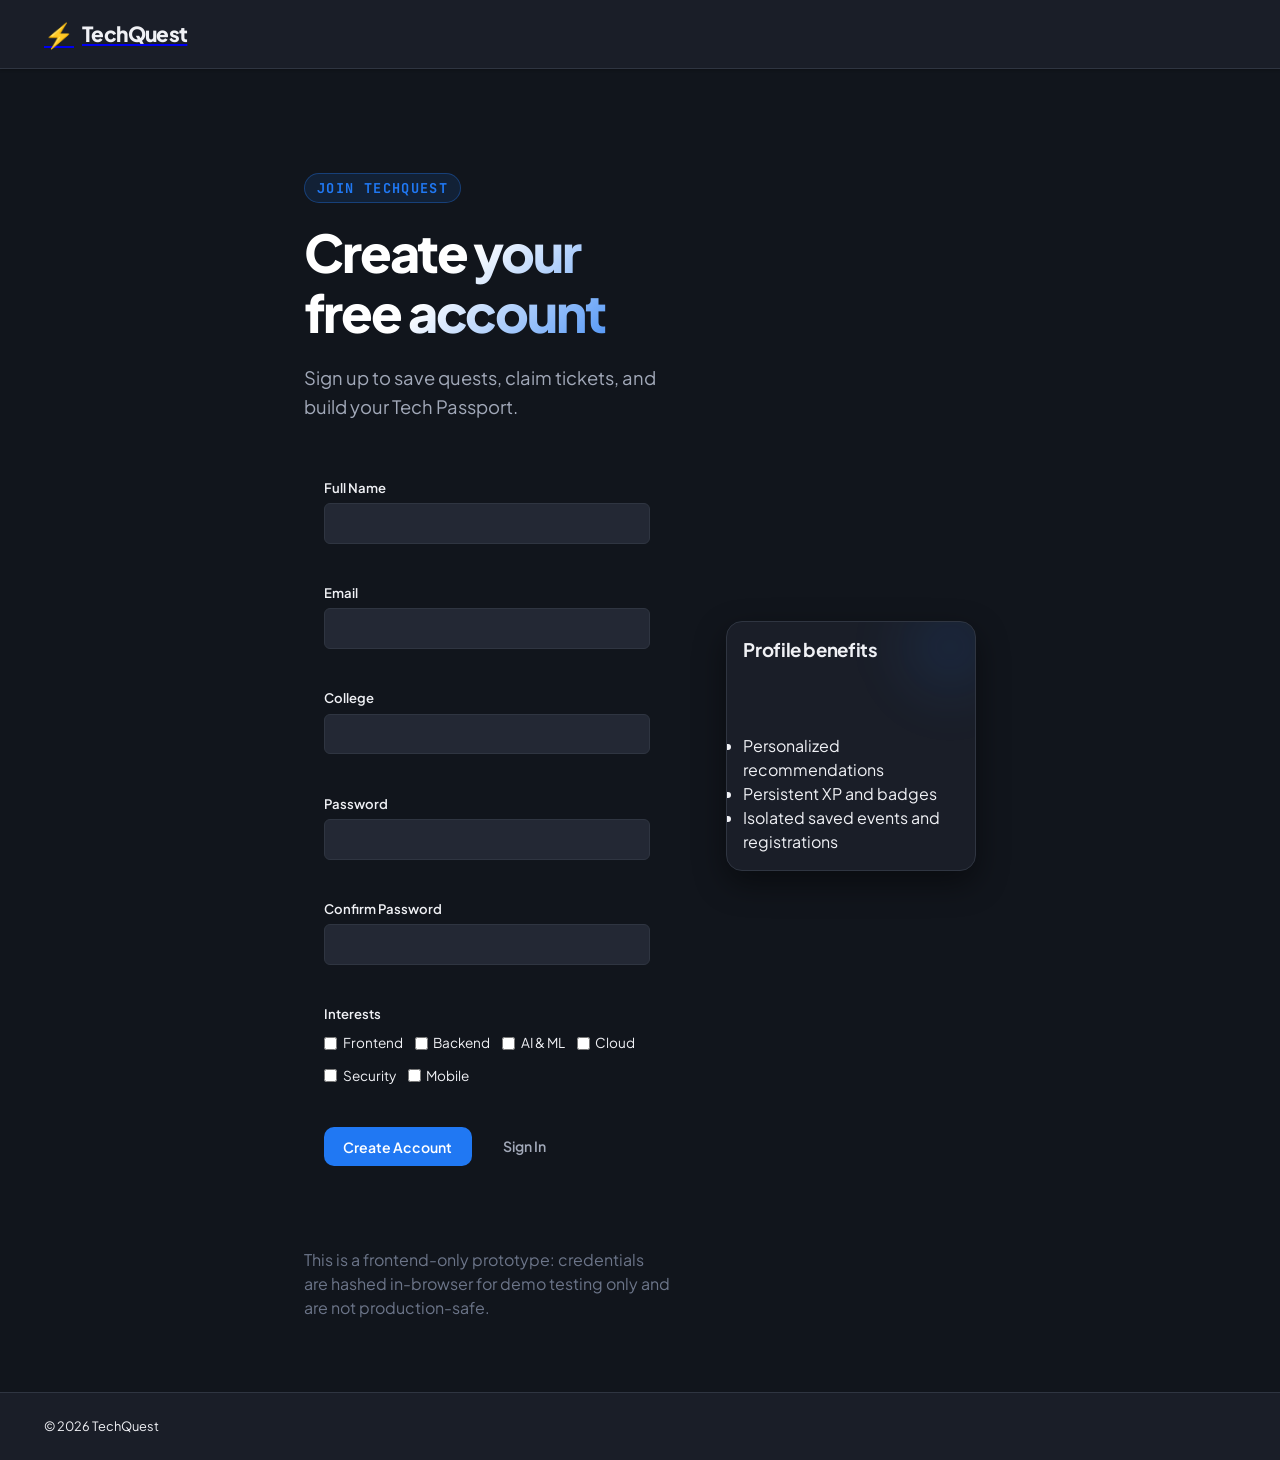
<file: register.html>
<!DOCTYPE html>
<html lang="en" data-theme="dark">
<head>
  <meta charset="UTF-8">
  <meta name="viewport" content="width=device-width, initial-scale=1.0">
  <title>TechQuest | Create Account</title>
  <link rel="preconnect" href="https://fonts.googleapis.com">
  <link rel="preconnect" href="https://fonts.gstatic.com" crossorigin>
  <link href="https://fonts.googleapis.com/css2?family=Plus+Jakarta+Sans:wght@400;500;600;700;800&family=JetBrains+Mono:wght@500;700&display=swap" rel="stylesheet">
  <link rel="stylesheet" href="css/style.css">
  <link rel="stylesheet" href="css/responsive.css">
</head>
<body>
  <div class="app-root">
    <header class="navbar">
      <div class="nav-container">
        <a href="index.html" class="nav-brand">
          <span class="brand-icon">⚡</span>
          <span class="brand-name">TechQuest</span>
        </a>
      </div>
    </header>

    <main class="main-content">
      <section class="section-landing-hero">
        <div class="section-container" style="max-width:720px; margin:2.5rem auto;">
          <div class="landing-hero-grid">
            <div class="landing-hero-content">
              <div class="landing-hero-tagline">Join TechQuest</div>
              <h1 class="landing-hero-title">Create your free account</h1>
              <p class="landing-hero-description">Sign up to save quests, claim tickets, and build your Tech Passport.</p>

              <form id="register-form" class="card" style="padding:1.25rem; margin-top:1rem;">
                <div class="form-group">
                  <label for="name" class="form-label">Full Name</label>
                  <input id="name" class="form-input" name="name" type="text" autocomplete="name" required />
                  <div id="error-name" class="form-error"></div>
                </div>

                <div class="form-group">
                  <label for="email" class="form-label">Email</label>
                  <input id="email" class="form-input" name="email" type="email" autocomplete="email" required />
                  <div id="error-email" class="form-error"></div>
                </div>

                <div class="form-group">
                  <label for="college" class="form-label">College</label>
                  <input id="college" class="form-input" name="college" type="text" required />
                  <div id="error-college" class="form-error"></div>
                </div>

                <div class="form-group">
                  <label for="password" class="form-label">Password</label>
                  <input id="password" class="form-input" name="password" type="password" autocomplete="new-password" required />
                  <div id="error-password" class="form-error"></div>
                </div>

                <div class="form-group">
                  <label for="confirmPassword" class="form-label">Confirm Password</label>
                  <input id="confirmPassword" class="form-input" name="confirmPassword" type="password" required />
                  <div id="error-confirmPassword" class="form-error"></div>
                </div>

                <div class="form-group">
                  <fieldset class="interest-fieldset" style="border: none; padding: 0; margin: 0;" role="group" aria-label="Select your interests">
                    <legend class="form-label">Interests</legend>
                    <div style="display:flex; gap:0.75rem; flex-wrap:wrap; margin-top: 0.25rem;">
                      <label style="display: inline-flex; align-items: center; gap: 0.35rem; cursor: pointer; color: var(--text-main); font-size: 0.85rem;"><input type="checkbox" name="interests" value="frontend" aria-label="Frontend"> Frontend</label>
                      <label style="display: inline-flex; align-items: center; gap: 0.35rem; cursor: pointer; color: var(--text-main); font-size: 0.85rem;"><input type="checkbox" name="interests" value="backend" aria-label="Backend"> Backend</label>
                      <label style="display: inline-flex; align-items: center; gap: 0.35rem; cursor: pointer; color: var(--text-main); font-size: 0.85rem;"><input type="checkbox" name="interests" value="ai" aria-label="AI and ML"> AI & ML</label>
                      <label style="display: inline-flex; align-items: center; gap: 0.35rem; cursor: pointer; color: var(--text-main); font-size: 0.85rem;"><input type="checkbox" name="interests" value="cloud" aria-label="Cloud"> Cloud</label>
                      <label style="display: inline-flex; align-items: center; gap: 0.35rem; cursor: pointer; color: var(--text-main); font-size: 0.85rem;"><input type="checkbox" name="interests" value="cybersecurity" aria-label="Cybersecurity"> Security</label>
                      <label style="display: inline-flex; align-items: center; gap: 0.35rem; cursor: pointer; color: var(--text-main); font-size: 0.85rem;"><input type="checkbox" name="interests" value="mobile" aria-label="Mobile"> Mobile</label>
                    </div>
                  </fieldset>
                  <div id="error-interests" class="form-error" aria-live="polite"></div>
                </div>

                <div style="display:flex; gap:12px; align-items:center; margin-top:0.5rem;">
                  <button type="submit" class="btn btn-primary">Create Account</button>
                  <a href="login.html" class="btn btn-ghost">Sign In</a>
                </div>

                <div id="error-general" class="form-error" style="margin-top:0.5rem;"></div>
              </form>

              <p style="margin-top:1rem; color:var(--text-dim);">This is a frontend-only prototype: credentials are hashed in-browser for demo testing only and are not production-safe.</p>
            </div>

            <div class="landing-hero-preview-card" style="padding:1rem;">
              <h3>Profile benefits</h3>
              <ul>
                <li>Personalized recommendations</li>
                <li>Persistent XP and badges</li>
                <li>Isolated saved events and registrations</li>
              </ul>
            </div>
          </div>
        </div>
      </section>
    </main>

    <footer class="app-footer">
      <div class="footer-container">© 2026 TechQuest</div>
    </footer>
  </div>

  <script type="module">
    import { registerUser } from './js/auth.js';

    const form = document.getElementById('register-form');
    const submitButton = form.querySelector('button[type="submit"]');
    const errorEls = {
      name: document.getElementById('error-name'),
      email: document.getElementById('error-email'),
      college: document.getElementById('error-college'),
      password: document.getElementById('error-password'),
      confirmPassword: document.getElementById('error-confirmPassword'),
      interests: document.getElementById('error-interests'),
      general: document.getElementById('error-general')
    };

    function clearErrors() {
      Object.values(errorEls).forEach((el) => {
        if (el) el.textContent = '';
      });
    }

    function setErrors(errors = {}) {
      clearErrors();
      Object.entries(errors).forEach(([key, message]) => {
        const el = errorEls[key] || errorEls.general;
        if (el) el.textContent = message;
      });
    }

    form.addEventListener('submit', async (e) => {
      e.preventDefault();
      clearErrors();

      const name = document.getElementById('name').value.trim();
      const email = document.getElementById('email').value.trim();
      const college = document.getElementById('college').value.trim();
      const password = document.getElementById('password').value;
      const confirmPassword = document.getElementById('confirmPassword').value;
      const interests = Array.from(document.querySelectorAll('input[name="interests"]:checked')).map(i => i.value);

      const validationErrors = {};
      const emailRegex = /^[^\s@]+@[^\s@]+\.[^\s@]+$/;

      if (!name || name.length < 2) validationErrors.name = 'Please enter your full name.';
      if (!email || !emailRegex.test(email)) validationErrors.email = 'Please enter a valid email address.';
      if (!college || college.length < 2) validationErrors.college = 'Please enter your college.';
      if (!password || password.length < 6) validationErrors.password = 'Password must be at least 6 characters.';
      if (password !== confirmPassword) validationErrors.confirmPassword = 'Passwords do not match.';
      if (!interests.length) validationErrors.interests = 'Select at least one interest.';

      if (Object.keys(validationErrors).length) {
        setErrors(validationErrors);
        return;
      }

      submitButton.disabled = true;
      submitButton.textContent = 'Creating Account...';

      try {
        const result = await registerUser({ name, email, college, password, confirmPassword, interests });
        if (!result.success) {
          setErrors(result.errors || { general: 'Registration failed.' });
          return;
        }

        window.location.href = 'index.html';
      } finally {
        submitButton.disabled = false;
        submitButton.textContent = 'Create Account';
      }
    });
  </script>
</body>
</html>
</file>
<file: css/style.css>
/* ==========================================================================
   TechQuest - Core Design System & Stylesheet
   Design Philosophy: Clean, Function-Driven, High-Contrast Typography, 
   Refined Micro-Interactions, and Dark/Light Theme Custom Properties.
   ========================================================================== */

/* --- Custom Properties & Theme Design Tokens --- */
:root {
  /* Dark Theme Tokens (Default) */
  --bg-app: hsl(222, 24%, 9%);
  --bg-surface: hsl(222, 22%, 13%);
  --bg-surface-raised: hsl(222, 20%, 17%);
  --bg-surface-card: hsl(222, 20%, 15%);
  --bg-surface-hover: hsl(222, 20%, 21%);
  
  --border-subtle: hsl(222, 16%, 22%);
  --border-medium: hsl(222, 16%, 30%);
  --border-strong: hsl(222, 16%, 42%);

  --text-main: hsl(222, 20%, 95%);
  --text-muted: hsl(222, 14%, 68%);
  --text-dim: hsl(222, 12%, 48%);
  --text-inverse: hsl(222, 30%, 8%);

  /* Brand Accents */
  --color-primary: hsl(215, 90%, 54%);
  --color-primary-hover: hsl(215, 90%, 47%);
  --color-primary-subtle: hsla(215, 90%, 54%, 0.12);
  --color-primary-border: hsla(215, 90%, 54%, 0.35);

  --color-success: hsl(152, 68%, 42%);
  --color-success-hover: hsl(152, 68%, 36%);
  --color-success-subtle: hsla(152, 68%, 42%, 0.14);

  --color-warning: hsl(38, 92%, 50%);
  --color-warning-subtle: hsla(38, 92%, 50%, 0.14);

  --color-danger: hsl(0, 72%, 54%);
  --color-danger-subtle: hsla(0, 72%, 54%, 0.14);

  /* Typography */
  --font-sans: 'Plus Jakarta Sans', -apple-system, BlinkMacSystemFont, 'Segoe UI', Roboto, sans-serif;
  --font-mono: 'JetBrains Mono', monospace;

  /* Shadows & Radius */
  --radius-sm: 6px;
  --radius-md: 10px;
  --radius-lg: 16px;
  --radius-xl: 20px;
  --radius-pill: 9999px;

  --shadow-sm: 0 1px 3px rgba(0, 0, 0, 0.25);
  --shadow-md: 0 4px 14px rgba(0, 0, 0, 0.35);
  --shadow-lg: 0 12px 32px rgba(0, 0, 0, 0.45);
  --shadow-modal: 0 20px 48px rgba(0, 0, 0, 0.6);

  --transition-fast: 150ms cubic-bezier(0.4, 0, 0.2, 1);
  --transition-normal: 250ms cubic-bezier(0.4, 0, 0.2, 1);
}

[data-theme="light"] {
  --bg-app: hsl(220, 24%, 97%);
  --bg-surface: hsl(0, 0%, 100%);
  --bg-surface-raised: hsl(220, 20%, 94%);
  --bg-surface-card: hsl(0, 0%, 100%);
  --bg-surface-hover: hsl(220, 18%, 92%);

  --border-subtle: hsl(220, 16%, 86%);
  --border-medium: hsl(220, 16%, 76%);
  --border-strong: hsl(220, 16%, 60%);

  --text-main: hsl(222, 28%, 12%);
  --text-muted: hsl(222, 14%, 38%);
  --text-dim: hsl(222, 10%, 55%);
  --text-inverse: hsl(0, 0%, 100%);

  --color-primary: hsl(215, 88%, 46%);
  --color-primary-hover: hsl(215, 88%, 40%);
  --color-primary-subtle: hsla(215, 88%, 46%, 0.1);
  --color-primary-border: hsla(215, 88%, 46%, 0.3);

  --color-success: hsl(152, 68%, 34%);
  --color-success-hover: hsl(152, 68%, 28%);
  --color-success-subtle: hsla(152, 68%, 34%, 0.12);

  --shadow-sm: 0 1px 3px rgba(0, 0, 0, 0.06);
  --shadow-md: 0 4px 14px rgba(0, 0, 0, 0.08);
  --shadow-lg: 0 12px 32px rgba(0, 0, 0, 0.12);
  --shadow-modal: 0 20px 48px rgba(0, 0, 0, 0.18);
}

/* --- Base & Reset --- */
*, *::before, *::after {
  box-sizing: border-box;
  margin: 0;
  padding: 0;
}

html {
  font-family: var(--font-sans);
  font-size: 16px;
  line-height: 1.5;
  color: var(--text-main);
  background-color: var(--bg-app);
  scroll-behavior: smooth;
  -webkit-font-smoothing: antialiased;
}

body {
  min-height: 100vh;
  display: flex;
  flex-direction: column;
  background-color: var(--bg-app);
}

body.modal-open {
  overflow: hidden;
}

/* Accessibility helpers */
.visually-hidden {
  position: absolute !important;
  height: 1px;
  width: 1px;
  overflow: hidden;
  clip: rect(1px, 1px, 1px, 1px);
  white-space: nowrap;
  border: 0;
  padding: 0;
  margin: -1px;
}

:focus {
  outline: 3px solid var(--color-primary);
  outline-offset: 2px;
}

:focus-visible {
  outline: 3px solid var(--color-primary);
  outline-offset: 2px;
}

:focus:not(:focus-visible) {
  outline: none;
}

button:disabled,
.btn:disabled,
input:disabled,
select:disabled {
  opacity: 0.65;
  cursor: not-allowed;
  pointer-events: none;
}

.app-root {
  display: flex;
  flex-direction: column;
  min-height: 100vh;
}

/* --- Typography --- */
h1, h2, h3, h4, h5, h6 {
  color: var(--text-main);
  font-weight: 700;
  line-height: 1.25;
  letter-spacing: -0.02em;
}

p {
  color: var(--text-muted);
}

/* --- Layout Containers --- */
.section-container, .nav-container, .footer-container {
  width: 100%;
  max-width: 1240px;
  margin: 0 auto;
  padding: 0 1.5rem;
}

/* --- Navigation Header --- */
.navbar {
  position: sticky;
  top: 0;
  z-index: 40;
  background-color: var(--bg-surface);
  border-bottom: 1px solid var(--border-subtle);
  box-shadow: var(--shadow-sm);
  backdrop-filter: blur(8px);
}

.nav-container {
  display: flex;
  align-items: center;
  justify-content: space-between;
  height: 4.25rem;
  gap: 1.5rem;
}

.nav-brand {
  display: flex;
  align-items: center;
  gap: 0.5rem;
  cursor: pointer;
  user-select: none;
}

.brand-icon {
  font-size: 1.5rem;
}

.brand-name {
  font-size: 1.3rem;
  font-weight: 800;
  letter-spacing: -0.03em;
  color: var(--text-main);
}

.brand-version {
  font-family: var(--font-mono);
  font-size: 0.72rem;
  padding: 0.15rem 0.45rem;
  border-radius: var(--radius-sm);
  background-color: var(--bg-surface-raised);
  color: var(--text-muted);
  border: 1px solid var(--border-subtle);
}

/* --- HUD in Navbar --- */
.nav-gamification-hud {
  display: flex;
  align-items: center;
  gap: 1rem;
}

.hud-level-badge {
  background: var(--color-primary-subtle);
  color: var(--color-primary);
  border: 1px solid var(--color-primary-border);
  font-weight: 700;
  font-size: 0.85rem;
  padding: 0.35rem 0.8rem;
  border-radius: var(--radius-pill);
  white-space: nowrap;
}

.hud-xp-track {
  display: flex;
  flex-direction: column;
  width: 170px;
  gap: 0.25rem;
}

.hud-xp-info {
  display: flex;
  justify-content: space-between;
  align-items: baseline;
  font-size: 0.75rem;
}

.hud-xp-text {
  font-family: var(--font-mono);
  font-weight: 700;
  color: var(--text-main);
}

.hud-xp-sub {
  font-size: 0.7rem;
  color: var(--text-dim);
}

.progress-bar-bg {
  width: 100%;
  height: 6px;
  background-color: var(--bg-surface-raised);
  border-radius: var(--radius-pill);
  overflow: hidden;
}

.progress-bar-fill {
  height: 100%;
  background-color: var(--color-primary);
  border-radius: var(--radius-pill);
  transition: width var(--transition-normal);
}

/* --- Buttons & Action Controls --- */
.btn {
  display: inline-flex;
  align-items: center;
  justify-content: center;
  gap: 0.5rem;
  font-family: var(--font-sans);
  font-size: 0.88rem;
  font-weight: 600;
  padding: 0.6rem 1.15rem;
  border-radius: var(--radius-md);
  border: 1px solid transparent;
  cursor: pointer;
  transition: all var(--transition-fast);
  user-select: none;
  white-space: nowrap;
  text-decoration: none;
}

.btn-sm {
  font-size: 0.8rem;
  padding: 0.4rem 0.75rem;
}

.btn-lg {
  font-size: 1rem;
  padding: 0.75rem 1.5rem;
}

.btn-primary {
  background-color: var(--color-primary);
  color: #ffffff;
}

.btn-primary:hover {
  background-color: var(--color-primary-hover);
  transform: translateY(-1px);
}

.btn-secondary {
  background-color: var(--bg-surface-raised);
  color: var(--text-main);
  border-color: var(--border-subtle);
}

.btn-secondary:hover {
  background-color: var(--bg-surface-hover);
  border-color: var(--border-medium);
}

.btn-success {
  background-color: var(--color-success);
  color: #ffffff;
}

.btn-success:hover {
  background-color: var(--color-success-hover);
  transform: translateY(-1px);
}

.btn-ghost {
  background: transparent;
  color: var(--text-muted);
}

.btn-ghost:hover {
  background: var(--bg-surface-hover);
  color: var(--text-main);
}

.btn-completed {
  background-color: var(--color-success-subtle);
  color: var(--color-success);
  border-color: var(--color-success);
  cursor: default;
}

.btn-passport {
  display: inline-flex;
  align-items: center;
  gap: 0.45rem;
  background-color: var(--bg-surface-raised);
  border: 1px solid var(--border-subtle);
  color: var(--text-main);
  padding: 0.45rem 0.85rem;
  border-radius: var(--radius-md);
  font-size: 0.85rem;
  font-weight: 600;
  cursor: pointer;
  transition: all var(--transition-fast);
}

.btn-passport:hover {
  background-color: var(--bg-surface-hover);
  border-color: var(--border-medium);
}

.passport-badge-count {
  background-color: var(--color-primary);
  color: #ffffff;
  font-size: 0.7rem;
  font-weight: 700;
  padding: 0.1rem 0.4rem;
  border-radius: var(--radius-pill);
}

.btn-icon-only {
  display: inline-flex;
  align-items: center;
  justify-content: center;
  width: 2.3rem;
  height: 2.3rem;
  border-radius: var(--radius-md);
  background-color: var(--bg-surface-raised);
  border: 1px solid var(--border-subtle);
  color: var(--text-muted);
  cursor: pointer;
  font-size: 1rem;
  transition: all var(--transition-fast);
}

.btn-icon-only:hover {
  background-color: var(--bg-surface-hover);
  color: var(--text-main);
}

.btn-bookmark.btn-icon-active {
  color: var(--color-warning);
  background-color: var(--color-warning-subtle);
  border-color: var(--color-warning);
}

/* Theme Toggle display rules */
[data-theme="dark"] .theme-icon-dark { display: none; }
[data-theme="dark"] .theme-icon-light { display: inline; }
[data-theme="light"] .theme-icon-light { display: none; }
[data-theme="light"] .theme-icon-dark { display: inline; }

/* --- Recommendation Hero Section --- */
.section-recommendation {
  padding: 2rem 0 1rem;
}

.hero-recommendation-card {
  position: relative;
  background-color: var(--bg-surface);
  border: 1px solid var(--border-subtle);
  border-radius: var(--radius-lg);
  overflow: hidden;
  box-shadow: var(--shadow-md);
  transition: border-color var(--transition-normal);
}

.hero-recommendation-card:hover {
  border-color: var(--border-medium);
}

.hero-accent-bar {
  height: 4px;
  background: linear-gradient(90deg, var(--color-primary), hsl(190, 90%, 50%), var(--color-success));
}

.hero-body {
  padding: 1.75rem 2rem;
  display: flex;
  flex-direction: column;
  gap: 1rem;
}

.hero-header {
  display: flex;
  align-items: center;
  justify-content: space-between;
  flex-wrap: wrap;
  gap: 0.75rem;
}

.hero-badge-group {
  display: flex;
  align-items: center;
  gap: 0.75rem;
}

.hero-pill {
  font-size: 0.78rem;
  font-weight: 700;
  text-transform: uppercase;
  letter-spacing: 0.05em;
  background-color: var(--bg-surface-raised);
  border: 1px solid var(--border-subtle);
  color: var(--text-main);
  padding: 0.25rem 0.65rem;
  border-radius: var(--radius-sm);
}

.match-score-pill {
  display: inline-flex;
  align-items: center;
  gap: 0.35rem;
  font-size: 0.8rem;
  font-weight: 700;
  font-family: var(--font-mono);
  background-color: var(--color-success-subtle);
  color: var(--color-success);
  border: 1px solid var(--color-success);
  padding: 0.25rem 0.65rem;
  border-radius: var(--radius-pill);
}

.match-pulse {
  width: 6px;
  height: 6px;
  border-radius: 50%;
  background-color: var(--color-success);
}

.hero-title {
  font-size: 1.55rem;
  font-weight: 800;
  cursor: pointer;
}

.hero-title:hover {
  color: var(--color-primary);
}

.hero-reason {
  font-size: 0.95rem;
  color: var(--text-muted);
  line-height: 1.5;
  background-color: var(--bg-surface-raised);
  padding: 0.75rem 1rem;
  border-radius: var(--radius-md);
  border-left: 3px solid var(--color-primary);
}

.hero-meta {
  display: flex;
  align-items: center;
  flex-wrap: wrap;
  gap: 1.25rem;
  font-size: 0.85rem;
  color: var(--text-muted);
}

.hero-meta .meta-item {
  display: inline-flex;
  align-items: center;
  gap: 0.35rem;
}

.hero-actions {
  display: flex;
  align-items: center;
  gap: 0.75rem;
  margin-top: 0.5rem;
}

/* --- Catalog Explorer Section --- */
.section-explorer {
  padding: 1.5rem 0 4rem;
  flex: 1;
}

.explorer-header {
  display: flex;
  align-items: flex-end;
  justify-content: space-between;
  flex-wrap: wrap;
  gap: 1.5rem;
  margin-bottom: 1.5rem;
}

.section-title {
  font-size: 1.85rem;
  font-weight: 800;
  margin-bottom: 0.25rem;
}

.section-subtitle {
  font-size: 0.95rem;
}

.search-bar-wrapper {
  position: relative;
  width: 100%;
  max-width: 420px;
}

.search-icon {
  position: absolute;
  left: 1rem;
  top: 50%;
  transform: translateY(-50%);
  color: var(--text-dim);
  pointer-events: none;
  font-size: 0.95rem;
}

.search-input {
  width: 100%;
  padding: 0.7rem 2.4rem 0.7rem 2.5rem;
  background-color: var(--bg-surface);
  border: 1px solid var(--border-subtle);
  border-radius: var(--radius-md);
  color: var(--text-main);
  font-family: var(--font-sans);
  font-size: 0.9rem;
  transition: all var(--transition-fast);
}

.search-input:focus {
  outline: none;
  border-color: var(--color-primary);
  box-shadow: 0 0 0 3px var(--color-primary-subtle);
}

.search-clear-btn {
  position: absolute;
  right: 0.75rem;
  top: 50%;
  transform: translateY(-50%);
  background: none;
  border: none;
  color: var(--text-dim);
  cursor: pointer;
  font-size: 0.85rem;
  padding: 0.2rem;
}

.search-clear-btn:hover {
  color: var(--text-main);
}

/* --- Explorer Toolbar & Filters --- */
.explorer-toolbar {
  display: flex;
  flex-direction: column;
  gap: 1rem;
  margin-bottom: 1.5rem;
  background-color: var(--bg-surface);
  padding: 1rem 1.25rem;
  border-radius: var(--radius-md);
  border: 1px solid var(--border-subtle);
}

.filter-tabs {
  display: flex;
  align-items: center;
  gap: 0.5rem;
  overflow-x: auto;
  padding-bottom: 0.25rem;
}

.tab-btn {
  display: inline-flex;
  align-items: center;
  gap: 0.45rem;
  padding: 0.5rem 0.9rem;
  border-radius: var(--radius-md);
  background: transparent;
  border: 1px solid transparent;
  color: var(--text-muted);
  font-family: var(--font-sans);
  font-size: 0.85rem;
  font-weight: 600;
  cursor: pointer;
  transition: all var(--transition-fast);
  white-space: nowrap;
}

.tab-btn:hover {
  background-color: var(--bg-surface-raised);
  color: var(--text-main);
}

.tab-btn.active {
  background-color: var(--bg-surface-raised);
  color: var(--text-main);
  border-color: var(--border-medium);
}

.tab-count {
  font-family: var(--font-mono);
  font-size: 0.72rem;
  background-color: var(--bg-surface);
  border: 1px solid var(--border-subtle);
  padding: 0.05rem 0.4rem;
  border-radius: var(--radius-pill);
}

.filter-dropdowns {
  display: flex;
  align-items: center;
  flex-wrap: wrap;
  gap: 1rem;
}

.filter-control {
  display: flex;
  flex-direction: column;
  gap: 0.25rem;
  flex: 1 1 180px;
}

.filter-label {
  font-size: 0.75rem;
  font-weight: 600;
  text-transform: uppercase;
  letter-spacing: 0.04em;
  color: var(--text-dim);
}

.filter-select {
  padding: 0.55rem 0.85rem;
  background-color: var(--bg-surface-raised);
  border: 1px solid var(--border-subtle);
  border-radius: var(--radius-sm);
  color: var(--text-main);
  font-family: var(--font-sans);
  font-size: 0.85rem;
  cursor: pointer;
  transition: border-color var(--transition-fast);
}

.filter-select:focus {
  outline: none;
  border-color: var(--color-primary);
}

/* Active Filter Bar */
.active-filters-bar {
  display: flex;
  align-items: center;
  gap: 0.75rem;
  margin-bottom: 1.25rem;
  padding: 0.5rem 0.75rem;
  background-color: var(--bg-surface);
  border: 1px solid var(--border-subtle);
  border-radius: var(--radius-sm);
}

.active-filters-label {
  font-size: 0.78rem;
  font-weight: 600;
  color: var(--text-dim);
}

.active-pills-list {
  display: flex;
  align-items: center;
  flex-wrap: wrap;
  gap: 0.4rem;
}

.btn-clear-all {
  margin-left: auto;
  background: none;
  border: none;
  color: var(--color-primary);
  font-size: 0.78rem;
  font-weight: 600;
  cursor: pointer;
}

/* --- Events Grid & Cards --- */
.events-grid {
  display: grid;
  grid-template-columns: repeat(auto-fill, minmax(340px, 1fr));
  gap: 1.5rem;
}

.event-card {
  display: flex;
  flex-direction: column;
  background-color: var(--bg-surface-card);
  border: 1px solid var(--border-subtle);
  border-radius: var(--radius-lg);
  overflow: hidden;
  box-shadow: var(--shadow-sm);
  transition: transform var(--transition-fast), border-color var(--transition-fast), box-shadow var(--transition-fast);
}

.event-card:hover {
  transform: translateY(-2px);
  border-color: var(--border-medium);
  box-shadow: var(--shadow-md);
}

.event-card.card-completed {
  border-left: 3px solid var(--color-success);
}

.card-header {
  display: flex;
  align-items: center;
  justify-content: space-between;
  padding: 1.25rem 1.25rem 0.5rem;
}

.header-badges {
  display: flex;
  align-items: center;
  flex-wrap: wrap;
  gap: 0.4rem;
}

.badge {
  font-size: 0.72rem;
  font-weight: 700;
  padding: 0.2rem 0.5rem;
  border-radius: var(--radius-sm);
  text-transform: uppercase;
  letter-spacing: 0.04em;
}

.badge-category {
  background-color: var(--bg-surface-raised);
  color: var(--text-muted);
  border: 1px solid var(--border-subtle);
}

.badge-beginner {
  background-color: hsla(152, 68%, 42%, 0.15);
  color: var(--color-success);
}

.badge-intermediate {
  background-color: hsla(215, 90%, 54%, 0.15);
  color: var(--color-primary);
}

.badge-advanced {
  background-color: hsla(38, 92%, 50%, 0.15);
  color: var(--color-warning);
}

.status-badge {
  font-size: 0.72rem;
  font-weight: 700;
  padding: 0.2rem 0.55rem;
  border-radius: var(--radius-pill);
}

.status-registered {
  background-color: var(--color-primary-subtle);
  color: var(--color-primary);
  border: 1px solid var(--color-primary-border);
}

.status-completed {
  background-color: var(--color-success-subtle);
  color: var(--color-success);
  border: 1px solid var(--color-success);
}

.card-body {
  padding: 0.5rem 1.25rem 1.25rem;
  display: flex;
  flex-direction: column;
  gap: 0.75rem;
  flex: 1;
}

.card-title {
  font-size: 1.15rem;
  font-weight: 700;
  cursor: pointer;
  transition: color var(--transition-fast);
}

.card-title:hover {
  color: var(--color-primary);
}

.card-description {
  font-size: 0.875rem;
  line-height: 1.5;
  display: -webkit-box;
  -webkit-line-clamp: 3;
  -webkit-box-orient: vertical;
  overflow: hidden;
}

.card-meta {
  display: flex;
  flex-direction: column;
  gap: 0.35rem;
  font-size: 0.8rem;
  color: var(--text-muted);
  margin-top: auto;
  padding-top: 0.5rem;
  border-top: 1px solid var(--border-subtle);
}

.meta-item {
  display: flex;
  align-items: center;
  gap: 0.45rem;
}

.card-tags {
  display: flex;
  flex-wrap: wrap;
  gap: 0.35rem;
}

.tag-pill {
  font-family: var(--font-mono);
  font-size: 0.7rem;
  color: var(--text-dim);
  background-color: var(--bg-surface-raised);
  padding: 0.15rem 0.45rem;
  border-radius: var(--radius-sm);
}

.card-footer {
  display: flex;
  align-items: center;
  justify-content: space-between;
  padding: 0.85rem 1.25rem;
  background-color: var(--bg-surface);
  border-top: 1px solid var(--border-subtle);
}

.xp-reward-badge {
  display: inline-flex;
  align-items: center;
  gap: 0.3rem;
  font-family: var(--font-mono);
  font-size: 0.82rem;
  font-weight: 700;
  color: var(--color-warning);
}

.card-actions {
  display: inline-flex;
  align-items: center;
  gap: 0.45rem;
}

/* Empty State */
.empty-state {
  grid-column: 1 / -1;
  text-align: center;
  padding: 4rem 2rem;
  background-color: var(--bg-surface);
  border: 1px solid var(--border-subtle);
  border-radius: var(--radius-lg);
}

.empty-icon {
  font-size: 2.5rem;
  margin-bottom: 0.75rem;
}

/* --- Modals & Dialog System --- */
.modal-overlay {
  position: fixed;
  inset: 0;
  z-index: 100;
  background-color: rgba(0, 0, 0, 0.7);
  backdrop-filter: blur(4px);
  display: flex;
  align-items: center;
  justify-content: center;
  padding: 1.5rem;
  opacity: 0;
  visibility: hidden;
  transition: opacity var(--transition-normal), visibility var(--transition-normal);
}

.modal-overlay.modal-visible {
  opacity: 1;
  visibility: visible;
}

.modal-dialog {
  background-color: var(--bg-surface);
  border: 1px solid var(--border-subtle);
  border-radius: var(--radius-lg);
  width: 100%;
  max-width: 620px;
  max-height: 90vh;
  display: flex;
  flex-direction: column;
  box-shadow: var(--shadow-modal);
  transform: scale(0.96);
  transition: transform var(--transition-normal);
  overflow: hidden;
}

.modal-overlay.modal-visible .modal-dialog {
  transform: scale(1);
}

.modal-header {
  display: flex;
  align-items: center;
  justify-content: space-between;
  padding: 1.25rem 1.5rem;
  border-bottom: 1px solid var(--border-subtle);
}

.modal-title {
  font-size: 1.25rem;
  font-weight: 700;
}

.btn-close-modal {
  background: none;
  border: none;
  font-size: 1.1rem;
  color: var(--text-dim);
  cursor: pointer;
  padding: 0.35rem;
}

.btn-close-modal:hover {
  color: var(--text-main);
}

.modal-body {
  padding: 1.5rem;
  overflow-y: auto;
}

.modal-footer {
  display: flex;
  align-items: center;
  justify-content: flex-end;
  gap: 0.75rem;
  padding: 1rem 1.5rem;
  border-top: 1px solid var(--border-subtle);
  background-color: var(--bg-surface-raised);
}

/* Forms */
.form-group {
  margin-bottom: 1.15rem;
}

.form-label {
  display: block;
  font-size: 0.82rem;
  font-weight: 600;
  margin-bottom: 0.35rem;
  color: var(--text-main);
}

.form-label .req {
  color: var(--color-danger);
}

.form-input, .form-select {
  width: 100%;
  padding: 0.65rem 0.85rem;
  background-color: var(--bg-surface-raised);
  border: 1px solid var(--border-subtle);
  border-radius: var(--radius-sm);
  color: var(--text-main);
  font-family: var(--font-sans);
  font-size: 0.9rem;
}

.form-input:focus, .form-select:focus {
  outline: none;
  border-color: var(--color-primary);
  box-shadow: 0 0 0 3px var(--color-primary-subtle);
}

.form-error {
  color: var(--color-danger);
  font-size: 0.78rem;
  margin-top: 0.3rem;
  min-height: 1rem;
}

.event-summary-box {
  background-color: var(--bg-surface-raised);
  border-radius: var(--radius-md);
  padding: 1rem;
  margin-bottom: 1.25rem;
}

.summary-title {
  font-weight: 700;
  margin-bottom: 0.35rem;
}

.summary-meta {
  display: flex;
  gap: 1rem;
  font-size: 0.8rem;
  color: var(--text-muted);
}

/* Ticket Pass */
.ticket-pass {
  background: var(--bg-surface-card);
  border: 2px dashed var(--border-medium);
  border-radius: var(--radius-lg);
  padding: 1.75rem;
  display: flex;
  flex-direction: column;
  gap: 1.25rem;
}

.ticket-top {
  display: flex;
  justify-content: space-between;
  align-items: center;
}

.ticket-brand {
  font-weight: 800;
  font-size: 0.9rem;
  letter-spacing: 0.08em;
  color: var(--color-primary);
}

.ticket-badge {
  font-family: var(--font-mono);
  font-size: 0.72rem;
  font-weight: 700;
  background-color: var(--color-success-subtle);
  color: var(--color-success);
  padding: 0.2rem 0.5rem;
  border-radius: var(--radius-sm);
}

.ticket-title {
  font-size: 1.35rem;
  font-weight: 800;
}

.ticket-id-display {
  font-family: var(--font-mono);
  font-size: 1.2rem;
  font-weight: 700;
  color: var(--text-main);
  letter-spacing: 0.08em;
  background-color: var(--bg-surface-raised);
  padding: 0.5rem 1rem;
  border-radius: var(--radius-sm);
  display: inline-block;
}

.ticket-grid {
  display: grid;
  grid-template-columns: repeat(2, 1fr);
  gap: 1rem;
}

.ticket-item .t-label {
  display: block;
  font-size: 0.7rem;
  color: var(--text-dim);
  font-weight: 700;
}

.ticket-item .t-val {
  font-size: 0.9rem;
  font-weight: 600;
  color: var(--text-main);
}

.ticket-barcode {
  border-top: 1px solid var(--border-subtle);
  padding-top: 1rem;
  display: flex;
  flex-direction: column;
  align-items: center;
  gap: 0.4rem;
}

.barcode-lines {
  height: 35px;
  width: 180px;
  background: repeating-linear-gradient(90deg, var(--text-main) 0, var(--text-main) 2px, transparent 2px, transparent 5px, var(--text-main) 5px, var(--text-main) 9px, transparent 9px, transparent 11px);
}

.barcode-text {
  font-family: var(--font-mono);
  font-size: 0.75rem;
  color: var(--text-dim);
}

/* Event Details View */
.event-details-view {
  display: flex;
  flex-direction: column;
  gap: 1.25rem;
}

.details-badges {
  display: flex;
  gap: 0.5rem;
  flex-wrap: wrap;
}

.details-desc {
  font-size: 0.95rem;
  line-height: 1.6;
}

.details-grid {
  display: grid;
  grid-template-columns: repeat(2, 1fr);
  gap: 1rem;
}

.details-box {
  background-color: var(--bg-surface-raised);
  padding: 0.85rem;
  border-radius: var(--radius-md);
  display: flex;
  align-items: center;
  gap: 0.75rem;
}

.d-icon {
  font-size: 1.3rem;
}

.d-text {
  display: flex;
  flex-direction: column;
  font-size: 0.82rem;
}

.d-text strong {
  color: var(--text-main);
}

.d-text span {
  color: var(--text-muted);
}

/* --- Tech Passport View --- */
.passport-view {
  display: flex;
  flex-direction: column;
  gap: 1.75rem;
}

.passport-hero {
  display: flex;
  align-items: center;
  gap: 1.25rem;
  background-color: var(--bg-surface-raised);
  padding: 1.25rem;
  border-radius: var(--radius-lg);
}

.passport-avatar {
  font-size: 2.8rem;
}

.passport-profile-info {
  flex: 1;
}

.passport-name {
  font-size: 1.3rem;
  font-weight: 800;
}

.passport-role {
  font-size: 0.85rem;
  margin-bottom: 0.75rem;
}

.passport-metrics {
  display: flex;
  gap: 0.75rem;
  flex-wrap: wrap;
}

.metric-chip {
  background-color: var(--bg-surface);
  border: 1px solid var(--border-subtle);
  padding: 0.35rem 0.65rem;
  border-radius: var(--radius-sm);
  display: flex;
  flex-direction: column;
}

.metric-label {
  font-size: 0.65rem;
  font-weight: 700;
  color: var(--text-dim);
}

.metric-val {
  font-family: var(--font-mono);
  font-size: 0.85rem;
  font-weight: 700;
  color: var(--text-main);
}

.section-subheading {
  display: flex;
  justify-content: space-between;
  align-items: baseline;
  margin-bottom: 0.75rem;
}

.section-subheading h4 {
  font-size: 0.95rem;
  font-weight: 700;
}

.subheading-note {
  font-size: 0.75rem;
  color: var(--text-dim);
}

.skills-matrix {
  display: flex;
  flex-direction: column;
  gap: 0.65rem;
}

.skill-row {
  display: flex;
  flex-direction: column;
  gap: 0.25rem;
}

.skill-label-group {
  display: flex;
  justify-content: space-between;
  font-size: 0.8rem;
}

.skill-name {
  font-weight: 600;
}

.skill-pts {
  font-family: var(--font-mono);
  font-size: 0.75rem;
  color: var(--text-dim);
}

.skill-progress-track {
  height: 6px;
  background-color: var(--bg-surface-raised);
  border-radius: var(--radius-pill);
  overflow: hidden;
}

.skill-progress-fill {
  height: 100%;
  background-color: var(--color-primary);
  border-radius: var(--radius-pill);
  transition: width var(--transition-normal);
}

/* Badges Grid */
.badges-grid {
  display: grid;
  grid-template-columns: repeat(auto-fill, minmax(130px, 1fr));
  gap: 0.75rem;
}

.badge-item {
  background-color: var(--bg-surface-raised);
  border: 1px solid var(--border-subtle);
  border-radius: var(--radius-md);
  padding: 0.75rem;
  display: flex;
  flex-direction: column;
  align-items: center;
  text-align: center;
  gap: 0.4rem;
  transition: all var(--transition-fast);
}

.badge-item.badge-locked {
  opacity: 0.45;
  filter: grayscale(80%);
}

.badge-item.badge-unlocked {
  border-color: var(--border-medium);
}

.badge-icon-box {
  position: relative;
  font-size: 1.6rem;
}

.badge-unlocked-dot {
  position: absolute;
  top: 0;
  right: -4px;
  width: 8px;
  height: 8px;
  border-radius: 50%;
  background-color: var(--color-success);
}

.badge-meta {
  display: flex;
  flex-direction: column;
}

.badge-name {
  font-size: 0.75rem;
  font-weight: 700;
}

.badge-tier {
  font-size: 0.65rem;
  color: var(--text-dim);
}

.tickets-summary-list {
  display: flex;
  flex-direction: column;
  gap: 0.5rem;
}

.ticket-row-item {
  display: flex;
  justify-content: space-between;
  align-items: center;
  background-color: var(--bg-surface-raised);
  padding: 0.6rem 0.85rem;
  border-radius: var(--radius-sm);
  font-size: 0.82rem;
}

.passport-footer-actions {
  display: flex;
  justify-content: flex-end;
  margin-top: 0.5rem;
}

.btn-danger-ghost {
  background: transparent;
  border: 1px solid var(--color-danger-subtle);
  color: var(--color-danger);
}

.btn-danger-ghost:hover {
  background: var(--color-danger-subtle);
}

/* --- Toast Notification System --- */
.toast-container {
  position: fixed;
  bottom: 1.5rem;
  right: 1.5rem;
  z-index: 120;
  display: flex;
  flex-direction: column;
  gap: 0.65rem;
  pointer-events: none;
}

.toast-item {
  pointer-events: auto;
  display: flex;
  align-items: center;
  gap: 0.75rem;
  background-color: var(--bg-surface);
  border: 1px solid var(--border-medium);
  color: var(--text-main);
  padding: 0.75rem 1rem;
  border-radius: var(--radius-md);
  box-shadow: var(--shadow-lg);
  font-size: 0.88rem;
  transform: translateY(20px);
  opacity: 0;
  transition: transform var(--transition-normal), opacity var(--transition-normal);
  max-width: 380px;
}

.toast-item.toast-active {
  transform: translateY(0);
  opacity: 1;
}

.toast-icon {
  font-size: 1.1rem;
}

.toast-message {
  flex: 1;
  line-height: 1.4;
}

.toast-dismiss {
  background: none;
  border: none;
  color: var(--text-dim);
  cursor: pointer;
  font-size: 0.85rem;
}

.toast-success { border-left: 4px solid var(--color-success); }
.toast-error { border-left: 4px solid var(--color-danger); }
.toast-level-up { border-left: 4px solid var(--color-warning); background-color: var(--bg-surface-raised); }
.toast-badge { border-left: 4px solid var(--color-primary); }

/* --- App Footer --- */
.app-footer {
  border-top: 1px solid var(--border-subtle);
  background-color: var(--bg-surface);
  padding: 1.5rem 0;
  margin-top: auto;
  font-size: 0.8rem;
}

.footer-container {
  display: flex;
  justify-content: space-between;
  align-items: center;
  flex-wrap: wrap;
  gap: 1rem;
}

.status-indicator-pill {
  display: inline-flex;
  align-items: center;
  gap: 0.4rem;
  color: var(--color-success);
  font-family: var(--font-mono);
  font-size: 0.75rem;
}

.status-dot {
  width: 6px;
  height: 6px;
  border-radius: 50%;
  background-color: var(--color-success);
}

.hidden {
  display: none !important;
}

/* Visual polish overrides: spacing, card sizing, and hero layout improvements */
/* Events grid: slightly tighter card min width for better density and consistent alignment */
.events-grid {
  grid-template-columns: repeat(auto-fill, minmax(300px, 1fr));
  gap: 1.75rem;
  align-items: start; /* ensure equal top alignment */
}

/* Desktop 3-column layout for wide screens */
@media (min-width: 1280px) {
  .events-grid {
    grid-template-columns: repeat(3, 1fr);
  }
}

/* Card adjustments: improve padding and readable title scale */
.event-card {
  border-radius: 12px;
  overflow: hidden;
}

.card-body {
  padding: 0.75rem 1.25rem 1.25rem;
}

.card-footer {
  padding: 0.9rem 1.25rem;
}

.card-title {
  font-size: 1.18rem;
}

/* Reduce description lines for better card balance */
.card-description {
  -webkit-line-clamp: 2;
}

/* Landing hero: two-column layout with fixed preview column for visual balance */
.landing-hero-grid {
  display: grid;
  grid-template-columns: 1fr 360px;
  gap: 1.5rem;
  align-items: center;
}

.landing-hero-content {
  padding-right: 0.5rem;
}

.landing-hero-preview-card {
  min-height: 220px;
  display: flex;
  flex-direction: column;
  justify-content: center;
  padding: 1.25rem;
}

/* Feature cards slight lift and padding consistency */
.feature-card {
  padding: 1.05rem;
  border-radius: 12px;
}

.feature-card h3 { font-size: 1rem; }
.feature-card p { font-size: 0.92rem; color: var(--text-muted); }

/* Small screens: stack hero and ensure cards breathe */
@media (max-width: 768px) {
  .landing-hero-grid {
    grid-template-columns: 1fr;
    gap: 1rem;
  }

  .events-grid {
    grid-template-columns: 1fr;
    gap: 1rem;
  }
}

/* --- Responsive Breakpoints --- */
@media (max-width: 768px) {
  .nav-container {
    height: auto;
    padding: 0.75rem 1rem;
    flex-wrap: wrap;
  }
  
  .hud-xp-track {
    display: none;
  }

  .explorer-header {
    flex-direction: column;
    align-items: stretch;
  }

  .search-bar-wrapper {
    max-width: 100%;
  }

  .events-grid {
    grid-template-columns: 1fr;
  }

  .details-grid, .ticket-grid {
    grid-template-columns: 1fr;
  }
}

/* ==========================================================================
   TechQuest - Navigation Links & Landing Page Styling
   ========================================================================== */

/* Navigation Links Styling */
.nav-links {
  display: flex;
  align-items: center;
  gap: 1.25rem;
}

.nav-link-item {
  color: var(--text-muted);
  text-decoration: none;
  font-weight: 600;
  font-size: 0.92rem;
  padding: 0.4rem 0.8rem;
  border-radius: var(--radius-sm);
  transition: all var(--transition-fast);
}

.nav-link-item:hover {
  color: var(--text-main);
  background-color: var(--bg-surface-raised);
}

.nav-link-item.active {
  color: var(--color-primary);
  background-color: var(--color-primary-subtle);
  border: 1px solid var(--color-primary-border);
}

/* Landing Page & Hero Section */
.section-landing-hero {
  padding: 4rem 0 2rem;
}

.landing-hero-grid {
  display: grid;
  grid-template-columns: 1.2fr 0.8fr;
  align-items: center;
  gap: 3rem;
}

.landing-hero-content {
  display: flex;
  flex-direction: column;
  gap: 1.25rem;
}

.landing-hero-tagline {
  font-family: var(--font-mono);
  font-size: 0.85rem;
  font-weight: 700;
  text-transform: uppercase;
  letter-spacing: 0.1em;
  color: var(--color-primary);
  background: var(--color-primary-subtle);
  padding: 0.25rem 0.75rem;
  border-radius: var(--radius-pill);
  align-self: flex-start;
  border: 1px solid var(--color-primary-border);
}

.landing-hero-title {
  font-size: 3.25rem;
  font-weight: 800;
  line-height: 1.15;
  letter-spacing: -0.04em;
  background: linear-gradient(135deg, #ffffff 40%, hsl(215, 90%, 54%) 100%);
  -webkit-background-clip: text;
  -webkit-text-fill-color: transparent;
}

.landing-hero-description {
  font-size: 1.15rem;
  line-height: 1.6;
  color: var(--text-muted);
}

.landing-hero-actions {
  display: flex;
  align-items: center;
  gap: 1rem;
  margin-top: 0.5rem;
}

.landing-hero-preview-card {
  background-color: var(--bg-surface);
  border: 1px solid var(--border-subtle);
  border-radius: var(--radius-lg);
  padding: 2rem;
  box-shadow: var(--shadow-lg);
  min-height: 250px;
  display: flex;
  flex-direction: column;
  justify-content: space-between;
  position: relative;
  overflow: hidden;
}

.landing-hero-preview-card::before {
  content: '';
  position: absolute;
  top: -50px;
  right: -50px;
  width: 150px;
  height: 150px;
  background: radial-gradient(circle, var(--color-primary-subtle) 0%, transparent 70%);
  filter: blur(20px);
  pointer-events: none;
}

.preview-badge-row {
  display: flex;
  justify-content: space-between;
  align-items: center;
}

.preview-badge {
  font-size: 0.75rem;
  font-weight: 700;
  text-transform: uppercase;
  color: var(--text-dim);
  background-color: var(--bg-surface-raised);
  padding: 0.25rem 0.5rem;
  border-radius: var(--radius-sm);
  border: 1px solid var(--border-subtle);
}

.preview-badge-active {
  color: var(--color-success);
  background-color: var(--color-success-subtle);
  border-color: var(--color-success);
}

.preview-graphic {
  display: flex;
  align-items: center;
  gap: 1.25rem;
  margin-top: 2rem;
  padding: 1.25rem;
  background-color: var(--bg-surface-raised);
  border-radius: var(--radius-md);
  border: 1px solid var(--border-subtle);
}

.graphic-icon {
  font-size: 2.25rem;
}

.graphic-info {
  flex: 1;
  display: flex;
  flex-direction: column;
  gap: 0.5rem;
}

.graphic-title {
  font-size: 0.95rem;
  font-weight: 700;
}

.graphic-bar {
  width: 100%;
  height: 8px;
  background-color: var(--bg-surface);
  border-radius: var(--radius-pill);
  overflow: hidden;
}

.graphic-bar-fill {
  width: 65%;
  height: 100%;
  background: linear-gradient(90deg, var(--color-primary), hsl(190, 90%, 50%));
  border-radius: var(--radius-pill);
}

/* Features Grid Styling */
.section-features {
  padding: 3rem 0;
  border-top: 1px solid var(--border-subtle);
  border-bottom: 1px solid var(--border-subtle);
  background-color: hsla(222, 22%, 13%, 0.2);
}

.features-grid {
  display: grid;
  grid-template-columns: repeat(3, 1fr);
  gap: 2rem;
}

.feature-card {
  background-color: var(--bg-surface);
  border: 1px solid var(--border-subtle);
  border-radius: var(--radius-md);
  padding: 1.75rem;
  transition: all var(--transition-normal);
}

.feature-card:hover {
  border-color: var(--border-medium);
  transform: translateY(-2px);
  box-shadow: var(--shadow-md);
}

.feature-icon {
  font-size: 2.25rem;
  margin-bottom: 1rem;
}

.feature-card h3 {
  font-size: 1.25rem;
  font-weight: 700;
  margin-bottom: 0.5rem;
}

.feature-card p {
  font-size: 0.92rem;
  color: var(--text-muted);
  line-height: 1.5;
}

.section-header-row {
  display: flex;
  justify-content: space-between;
  align-items: center;
  margin-bottom: 1.5rem;
}

.section-highlights {
  padding: 3rem 0;
}

/* Standalone Passport Layout Adjustments */
.standalone-passport-view {
  border: 1px solid var(--border-subtle);
  border-radius: var(--radius-lg);
  padding: 2.5rem;
  background-color: var(--bg-surface);
  box-shadow: var(--shadow-md);
}

@media (max-width: 992px) {
  .landing-hero-grid {
    grid-template-columns: 1fr;
    gap: 2rem;
    text-align: center;
  }
  
  .landing-hero-tagline {
    align-self: center;
  }

  .landing-hero-actions {
    justify-content: center;
  }
  
  .features-grid {
    grid-template-columns: 1fr;
    gap: 1.5rem;
  }
  
  .nav-links {
    display: none; /* Collapses menu links on small tablet/mobile screens */
  }
}
</file>
<file: css/responsive.css>
/* Responsive Design Breakpoints */

@media (max-width: 768px) {
    nav {
        flex-direction: column;
        gap: 1.25rem;
        padding: 1.25rem 1rem;
    }

    .nav-links {
        width: 100%;
        justify-content: center;
        flex-wrap: wrap;
    }

    .nav-links a {
        padding: 0.5rem 1rem;
        font-size: 0.95rem;
    }

    main {
        padding: 4rem 1.5rem;
        text-align: center;
        align-items: center;
    }

    h1 {
        font-size: 2.75rem;
    }
}

@media (max-width: 480px) {
    h1 {
        font-size: 2.25rem;
    }
    
    p {
        font-size: 1.1rem;
    }

    .nav-links {
        gap: 0.25rem;
    }

    .nav-links a {
        padding: 0.4rem 0.8rem;
        font-size: 0.85rem;
    }

    /* Hero and preview adjustments for very small screens */
    .landing-hero-title {
        font-size: 1.6rem;
        line-height: 1.2;
    }

    .landing-hero-preview-card {
        min-height: 140px;
        padding: 0.85rem;
    }
}
</file>
<file: css/animations.css>
/* Custom Micro-animations & Transitions */

@keyframes fadeIn {
    from {
        opacity: 0;
        transform: translateY(12px);
    }
    to {
        opacity: 1;
        transform: translateY(0);
    }
}

@keyframes pulseGlow {
    0%, 100% {
        box-shadow: 0 0 15px rgba(99, 102, 241, 0.15);
    }
    50% {
        box-shadow: 0 0 25px rgba(99, 102, 241, 0.35);
    }
}

/* Animation classes to apply */
.animate-fade-in {
    animation: fadeIn 0.8s cubic-bezier(0.16, 1, 0.3, 1) forwards;
}

.animate-glow {
    animation: pulseGlow 3s infinite ease-in-out;
}

/* Respect users' reduced motion preference */
@media (prefers-reduced-motion: reduce) {
  .animate-fade-in,
  .animate-glow,
  * {
    animation-duration: 0.001ms !important;
    animation-iteration-count: 1 !important;
    transition-duration: 0.001ms !important;
    scroll-behavior: auto !important;
  }
}
</file>
